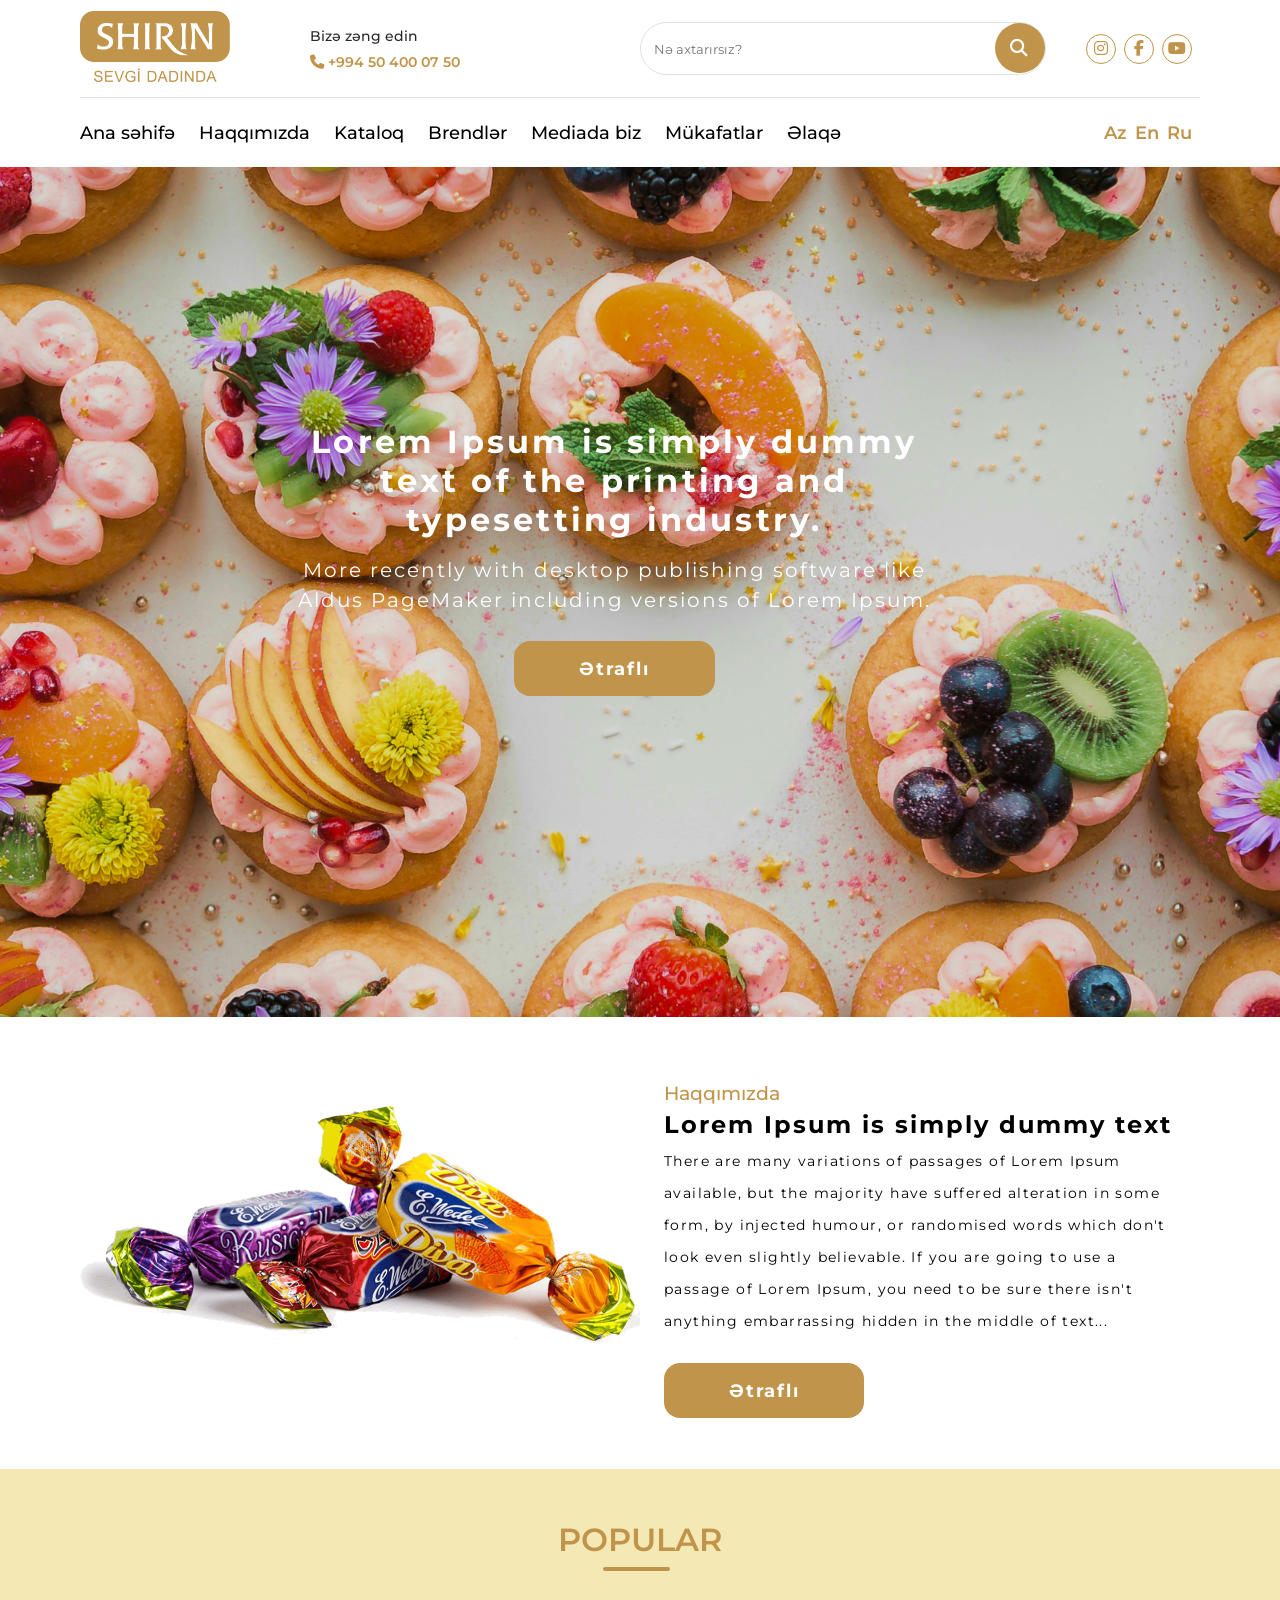
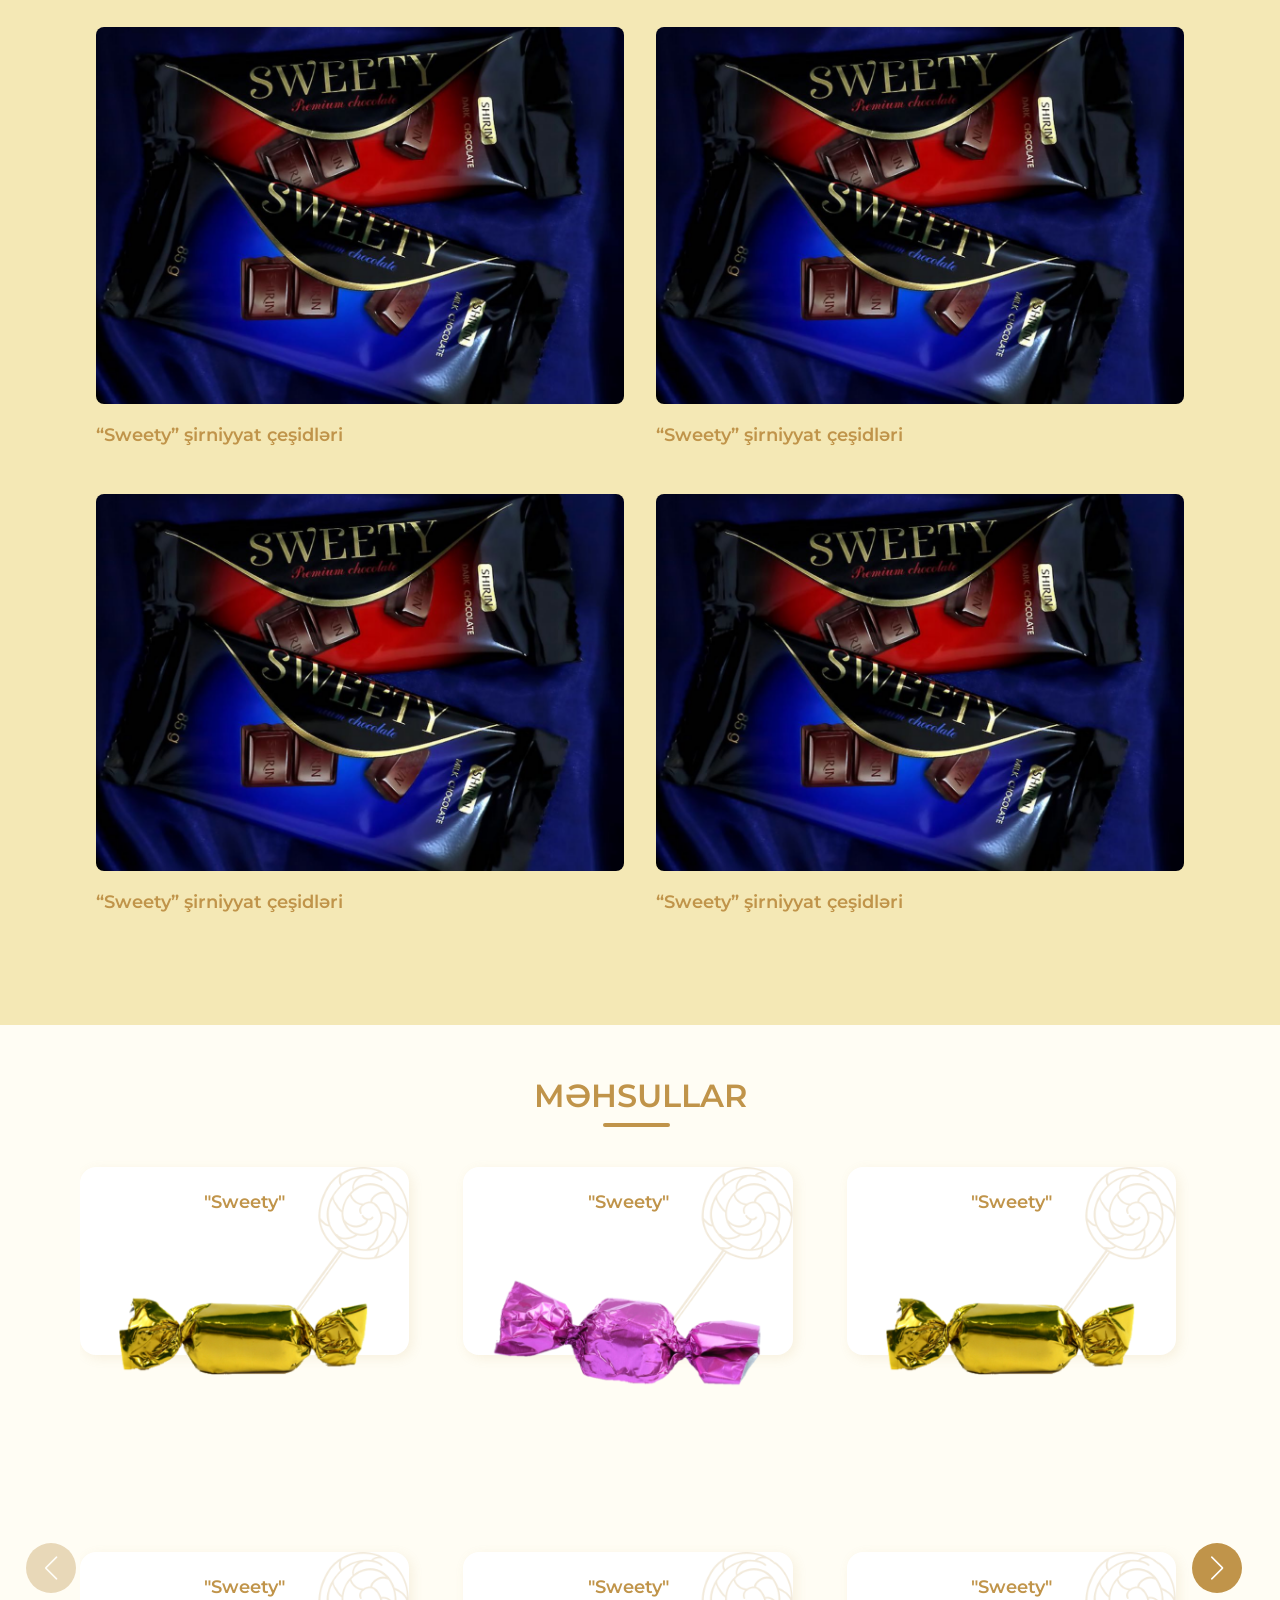
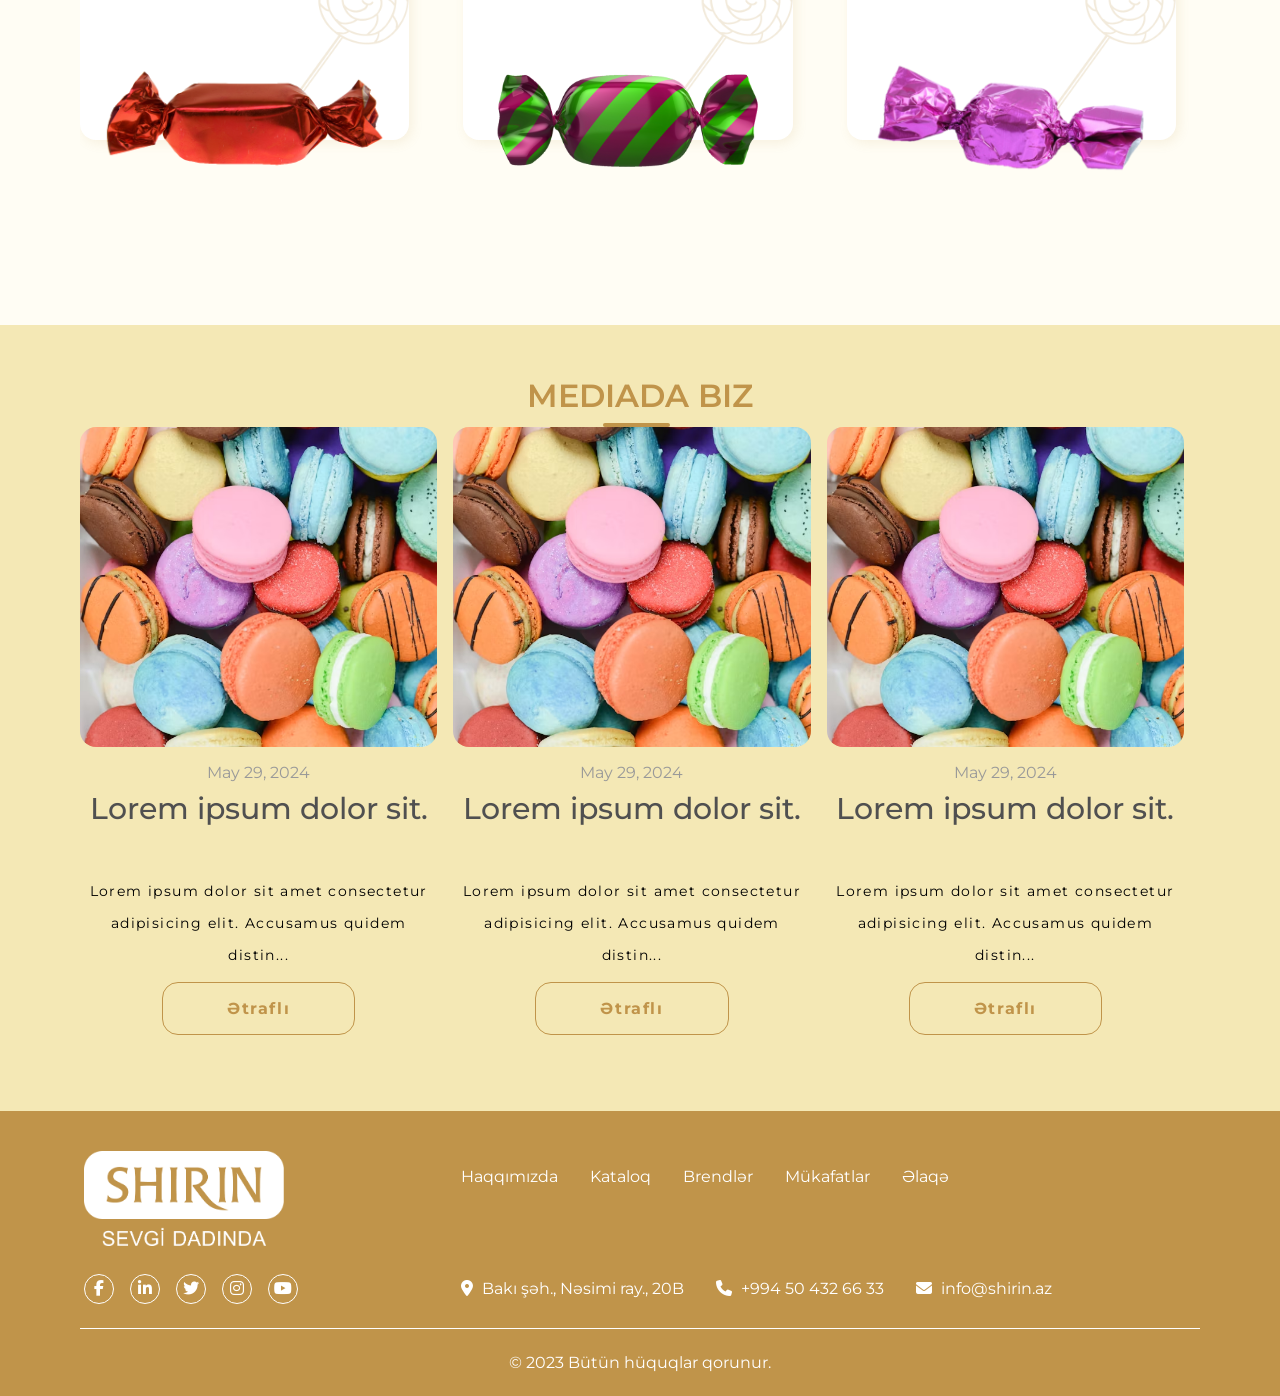
<file: index.html>
<!DOCTYPE html>
<html lang="en">

<head>
    <meta charset="UTF-8">
    <meta name="viewport" content="width=device-width, initial-scale=1.0">
    <link rel="shortcut icon" href="./assets/images/favicon.png" type="image/x-icon">
    <link rel="stylesheet" href="https://cdnjs.cloudflare.com/ajax/libs/font-awesome/6.5.2/css/all.min.css"
        integrity="sha512-SnH5WK+bZxgPHs44uWIX+LLJAJ9/2PkPKZ5QiAj6Ta86w+fsb2TkcmfRyVX3pBnMFcV7oQPJkl9QevSCWr3W6A=="
        crossorigin="anonymous" referrerpolicy="no-referrer" />
    <link rel="stylesheet" href="./assets/swiper/swiper-bundle.min.css">
    <link rel="stylesheet" href="./assets/css/style.css">
    <title>Shirin.az</title>
</head>

<body>
    <header class="relative">
        <div class="container">
            <div class="main-header">
                <div class="flex items-center top-nav">
                    <div class="w-sm-full w-md-full w-50">
                        <div class="flex items-center left-header">
                            <button class="btn nav-btn">
                                <i class="fa-solid fa-bars"></i>
                            </button>
                            <a href="./index.html" class="logo mx-md-auto">
                                <img src="./assets/images/logo.png" class="w-full" alt="">
                            </a>

                            <div class="d-none flex flex-col phone-number">
                                <span class="text-xs">Bizə zəng edin</span>
                                <a href="tel:+994 50 400 07 50">
                                    <span class="icon">
                                        <i class="fa-solid fa-phone"></i>
                                    </span>
                                    <span>+994 50 400 07 50</span>
                                </a>
                            </div>
                        </div>
                    </div>
                    <div class="d-none w-50">
                        <div class="flex items-center justify-end">
                            <form>
                                <div class="relative form-group">
                                    <input type="text" class="form-control" placeholder="Nə axtarırsız?">
                                    <button class="btn btn-brown">
                                        <i class="fa fa-search"></i>
                                    </button>
                                </div>
                            </form>
                            <ul class="flex items-center nav-social-links">
                                <li>
                                    <a href="">
                                        <i class="fa-brands fa-instagram"></i>
                                    </a>
                                </li>
                                <li>
                                    <a href="">
                                        <i class="fa-brands fa-facebook-f"></i>
                                    </a>
                                </li>
                                <li>
                                    <a href="">
                                        <i class="fa-brands fa-youtube"></i>
                                    </a>
                                </li>
                            </ul>
                        </div>
                    </div>
                </div>
                <div class="flex items-center justify-between bottom-nav">
                    <div class="flex items-center mobile-logo">
                        <a href="./index.html" class="m-logo">
                            <img src="./assets/images/logo-white.png" class="w-full" alt="">
                        </a>
                        <div class="w-50">
                            <div class="flex justify-end">
                                <button class="btn btn-close text-lg text-white">
                                    <i class="fa-solid fa-times"></i>
                                </button>
                            </div>
                        </div>
                    </div>
                    <nav>
                        <ul class="flex items-center navbar">
                            <li>
                                <a href="./index.html">
                                    Ana səhifə
                                </a>
                            </li>
                            <li>
                                <a href="./about.html">
                                    Haqqımızda
                                </a>
                            </li>
                            <li>
                                <a href="./catalog.html">
                                    Kataloq
                                </a>
                            </li>
                            <li>
                                <a href="./brands.html">
                                    Brendlər
                                </a>
                            </li>
                            <li>
                                <a href="./blog.html">
                                    Mediada biz
                                </a>
                            </li>
                            <li>
                                <a href="./awards.html">
                                    Mükafatlar
                                </a>
                            </li>
                            <li>
                                <a href="./contact.html">
                                    Əlaqə
                                </a>
                            </li>
                        </ul>
                    </nav>
                    <div class="flex flex-col items-center justify-end mobile-search">
                        <form>
                            <div class="relative form-group">
                                <input type="text" class="form-control" placeholder="Nə axtarırsız?">
                                <button class="btn btn-brown">
                                    <i class="fa fa-search"></i>
                                </button>
                            </div>
                        </form>
                        <ul class="flex items-center nav-social-links">
                            <li>
                                <a href="">
                                    <i class="fa-brands fa-instagram"></i>
                                </a>
                            </li>
                            <li>
                                <a href="">
                                    <i class="fa-brands fa-facebook-f"></i>
                                </a>
                            </li>
                            <li>
                                <a href="">
                                    <i class="fa-brands fa-youtube"></i>
                                </a>
                            </li>
                        </ul>
                    </div>
                    <ul class="flex items-center lang-nav">
                        <li>
                            <a href="#">
                                Az
                            </a>
                        </li>
                        <li>
                            <a href="#">
                                En
                            </a>
                        </li>
                        <li>
                            <a href="#">
                                Ru
                            </a>
                        </li>
                    </ul>
                </div>
            </div>
        </div>
        <div class="mobile-navbar">

        </div>
    </header>

    <!-- Banner section starts -->
    <section class="banner-section">
        <div class="relative bg banner-bg">
            <div class="container">
                <div class="banner-content">
                    <h1 class="text-4xl banner-title">
                        Lorem Ipsum is simply dummy text of
                        the printing and typesetting industry.
                    </h1>
                    <div class="inner-text">
                        More recently with desktop publishing software like Aldus PageMaker including versions of Lorem
                        Ipsum.
                    </div>

                    <a href="./index.html" class="btn btn-brown">
                        Ətraflı
                    </a>
                </div>
            </div>
        </div>
    </section>
    <!-- Banner section ends -->

    <!-- About section starts -->
    <section class="about-section">
        <div class="container">
            <div class="flex flex-wrap items-center">
                <div class="w-sm-full w-md-full w-50">
                    <div class="section-img">
                        <img src="./assets/images/section-images/about-section.png" class="w-full" alt="">
                    </div>
                </div>

                <div class="w-sm-full w-md-full w-50">
                    <div class="content-box">
                        <div class="section-head">
                            <span class="text-sm">
                                Haqqımızda
                            </span>
                            <h5 class="text-lg">
                                Lorem Ipsum is simply dummy text
                            </h5>
                        </div>
                        <p class="inner-text">
                            There are many variations of passages of Lorem Ipsum available, but the majority have
                            suffered alteration in some form,
                            by injected humour, or randomised words which don't look even slightly believable. If you
                            are going to use a passage of
                            Lorem Ipsum, you need to be sure there isn't anything embarrassing hidden in the middle of
                            text...
                        </p>

                        <a href="./index.html" class="btn btn-brown">Ətraflı</a>
                    </div>
                </div>
            </div>
        </div>
    </section>
    <!-- About section ends -->

    <!-- Popular section starts -->
    <section class="bg popular-section">
        <div class="container">
            <div class="section-head">
                <h4 class="text-brown text-center">
                    Popular
                </h4>
            </div>
            <div class="flex flex-wrap items-center items-box">
                <div class="w-sm-full w-50">
                    <div class="item">
                        <div class="item-img">
                            <a href="./catalog.html">
                                <img src="./assets/images/products/product-1.png" class="w-full" alt="">
                            </a>
                        </div>
                        <h5 class="text-md item-title">
                            <a href="./catalog.html">
                                “Sweety” şirniyyat çeşidləri
                            </a>
                        </h5>
                    </div>
                </div>
                <div class="w-sm-full w-50">
                    <div class="item">
                        <div class="item-img">
                            <a href="./catalog.html">
                                <img src="./assets/images/products/product-1.png" class="w-full" alt="">
                            </a>
                        </div>
                        <h5 class="text-md item-title">
                            <a href="./catalog.html">
                                “Sweety” şirniyyat çeşidləri
                            </a>
                        </h5>
                    </div>
                </div>
                <div class="w-sm-full w-50">
                    <div class="item">
                        <div class="item-img">
                            <a href="./catalog.html">
                                <img src="./assets/images/products/product-1.png" class="w-full" alt="">
                            </a>
                        </div>
                        <h5 class="text-md item-title">
                            <a href="./catalog.html">
                                “Sweety” şirniyyat çeşidləri
                            </a>
                        </h5>
                    </div>
                </div>
                <div class="w-sm-full w-50">
                    <div class="item">
                        <div class="item-img">
                            <a href="./catalog.html">
                                <img src="./assets/images/products/product-1.png" class="w-full" alt="">
                            </a>
                        </div>
                        <h5 class="text-md item-title">
                            <a href="./catalog.html">
                                “Sweety” şirniyyat çeşidləri
                            </a>
                        </h5>
                    </div>
                </div>
            </div>
        </div>
    </section>
    <!-- Popular section ends -->

    <!-- Products section starts -->
    <section class="relative home-products-section">
        <div class="container">
            <div class="section-head">
                <h4 class="text-brown text-center">
                    Məhsullar
                </h4>
            </div>

            <div class="swiper product-items product-items-swiper">
                <div class="swiper-wrapper">
                    <div class="swiper-slide">
                        <a href="./detail.html">
                            <div class="relative bg-white item">
                                <h5 class="text-md item-title text-center">
                                    "Sweety"
                                </h5>
                                <div class="item-img">
                                    <img src="./assets/images/products/product-2.png" class="w-full" alt="">
                                </div>
                            </div>
                        </a>
                    </div>
                    <div class="swiper-slide">
                        <a href="./detail.html">
                            <div class="relative bg-white item">
                                <h5 class="text-md item-title text-center">
                                    "Sweety"
                                </h5>
                                <div class="item-img">
                                    <img src="./assets/images/products/product-3.png" class="w-full" alt="">
                                </div>
                            </div>
                        </a>
                    </div>
                    <div class="swiper-slide">
                        <a href="./detail.html">
                            <div class="relative bg-white item">
                                <h5 class="text-md item-title text-center">
                                    "Sweety"
                                </h5>
                                <div class="item-img">
                                    <img src="./assets/images/products/product-4.png" class="w-full" alt="">
                                </div>
                            </div>
                        </a>
                    </div>
                    <div class="swiper-slide">
                        <a href="./detail.html">
                            <div class="relative bg-white item">
                                <h5 class="text-md item-title text-center">
                                    "Sweety"
                                </h5>
                                <div class="item-img">
                                    <img src="./assets/images/products/product-5.png" class="w-full" alt="">
                                </div>
                            </div>
                        </a>
                    </div>
                    <div class="swiper-slide">
                        <a href="./detail.html">
                            <div class="relative bg-white item">
                                <h5 class="text-md item-title text-center">
                                    "Sweety"
                                </h5>
                                <div class="item-img">
                                    <img src="./assets/images/products/product-2.png" class="w-full" alt="">
                                </div>
                            </div>
                        </a>
                    </div>
                    <div class="swiper-slide">
                        <a href="./detail.html">
                            <div class="relative bg-white item">
                                <h5 class="text-md item-title text-center">
                                    "Sweety"
                                </h5>
                                <div class="item-img">
                                    <img src="./assets/images/products/product-4.png" class="w-full" alt="">
                                </div>
                            </div>
                        </a>
                    </div>
                    <div class="swiper-slide">
                        <a href="./detail.html">
                            <div class="relative bg-white item">
                                <h5 class="text-md item-title text-center">
                                    "Sweety"
                                </h5>
                                <div class="item-img">
                                    <img src="./assets/images/products/product-5.png" class="w-full" alt="">
                                </div>
                            </div>
                        </a>
                    </div>
                    <div class="swiper-slide">
                        <a href="./detail.html">
                            <div class="relative bg-white item">
                                <h5 class="text-md item-title text-center">
                                    "Sweety"
                                </h5>
                                <div class="item-img">
                                    <img src="./assets/images/products/product-2.png" class="w-full" alt="">
                                </div>
                            </div>
                        </a>
                    </div>
                    <div class="swiper-slide">
                        <a href="./detail.html">
                            <div class="relative bg-white item">
                                <h5 class="text-md item-title text-center">
                                    "Sweety"
                                </h5>
                                <div class="item-img">
                                    <img src="./assets/images/products/product-3.png" class="w-full" alt="">
                                </div>
                            </div>
                        </a>
                    </div>
                    <div class="swiper-slide">
                        <a href="./detail.html">
                            <div class="relative bg-white item">
                                <h5 class="text-md item-title text-center">
                                    "Sweety"
                                </h5>
                                <div class="item-img">
                                    <img src="./assets/images/products/product-4.png" class="w-full" alt="">
                                </div>
                            </div>
                        </a>
                    </div>
                    <div class="swiper-slide">
                        <a href="./detail.html">
                            <div class="relative bg-white item">
                                <h5 class="text-md item-title text-center">
                                    "Sweety"
                                </h5>
                                <div class="item-img">
                                    <img src="./assets/images/products/product-5.png" class="w-full" alt="">
                                </div>
                            </div>
                        </a>
                    </div>
                    <div class="swiper-slide">
                        <a href="./detail.html">
                            <div class="relative bg-white item">
                                <h5 class="text-md item-title text-center">
                                    "Sweety"
                                </h5>
                                <div class="item-img">
                                    <img src="./assets/images/products/product-2.png" class="w-full" alt="">
                                </div>
                            </div>
                        </a>
                    </div>
                    <div class="swiper-slide">
                        <a href="./detail.html">
                            <div class="relative bg-white item">
                                <h5 class="text-md item-title text-center">
                                    "Sweety"
                                </h5>
                                <div class="item-img">
                                    <img src="./assets/images/products/product-4.png" class="w-full" alt="">
                                </div>
                            </div>
                        </a>
                    </div>
                    <div class="swiper-slide">
                        <a href="./detail.html">
                            <div class="relative bg-white item">
                                <h5 class="text-md item-title text-center">
                                    "Sweety"
                                </h5>
                                <div class="item-img">
                                    <img src="./assets/images/products/product-5.png" class="w-full" alt="">
                                </div>
                            </div>
                        </a>
                    </div>
                </div>
                <div class="swiper-button-next"></div>
                <div class="swiper-button-prev"></div>
            </div>
        </div>
    </section>
    <!-- Products section ends -->

    <!-- Media section starts -->
    <section class="bg-brown blog-section">
        <div class="container">
            <div class="section-head">
                <h4 class="text-brown text-center">
                    Mediada Biz
                </h4>
            </div>
            <div class="flex flex-wrap items-center media-items">
                <div class="w-sm-full w-md-50 w-33">
                    <div class="blog-item text-center">
                        <div class="relative blog-img">
                            <a href="./blog-detail.html">
                                <img src="./assets/images/blog/blog-1.avif" class="w-full" alt="">
                            </a>
                            <div class="overlay"></div>
                        </div>
                        <div class="blog-body">
                            <p class="blog-date">
                                May 29, 2024
                            </p>
                            <h3 class="text-xl blog-title">
                                <a href="./blog-detail.html">
                                    Lorem ipsum dolor sit.
                                </a>
                            </h3>
                            <p class="inner-text">
                                Lorem ipsum dolor sit amet consectetur adipisicing elit. Accusamus quidem distin...
                            </p>

                            <a href="./blog-detail.html" class="btn btn-brown-outline">
                                Ətraflı
                            </a>
                        </div>
                    </div>
                </div>
                <div class="w-sm-full w-md-50 w-33">
                    <div class="blog-item text-center">
                        <div class="relative blog-img">
                            <a href="./blog-detail.html">
                                <img src="./assets/images/blog/blog-1.avif" class="w-full" alt="">
                            </a>
                            <div class="overlay"></div>
                        </div>
                        <div class="blog-body">
                            <p class="blog-date">
                                May 29, 2024
                            </p>
                            <h3 class="text-xl blog-title">
                                <a href="./blog-detail.html">
                                    Lorem ipsum dolor sit.
                                </a>
                            </h3>
                            <p class="inner-text">
                                Lorem ipsum dolor sit amet consectetur adipisicing elit. Accusamus quidem distin...
                            </p>

                            <a href="./blog-detail.html" class="btn btn-brown-outline">
                                Ətraflı
                            </a>
                        </div>
                    </div>
                </div>
                <div class="w-sm-full w-md-50 w-33">
                    <div class="blog-item text-center">
                        <div class="relative blog-img">
                            <a href="./blog-detail.html">
                                <img src="./assets/images/blog/blog-1.avif" class="w-full" alt="">
                            </a>
                            <div class="overlay"></div>
                        </div>
                        <div class="blog-body">
                            <p class="blog-date">
                                May 29, 2024
                            </p>
                            <h3 class="text-xl blog-title">
                                <a href="./blog-detail.html">
                                    Lorem ipsum dolor sit.
                                </a>
                            </h3>
                            <p class="inner-text">
                                Lorem ipsum dolor sit amet consectetur adipisicing elit. Accusamus quidem distin...
                            </p>

                            <a href="./blog-detail.html" class="btn btn-brown-outline">
                                Ətraflı
                            </a>
                        </div>
                    </div>
                </div>
            </div>
        </div>
    </section>
    <!-- Media section ends -->

    <!-- Footer starts -->
    <footer>
        <div class="footer-section bg-darkbrown">
            <div class="container">
                <div class="flex flex-wrap footer-top">
                    <div class="w-sm-full w-md-full w-33 mx-auto footer-left">
                        <a href="./index.html" class="logo">
                            <img src="./assets/images/logo-white.png" class="w-full" alt="">
                        </a>
                        <ul class="flex items-center social-links">
                            <li>
                                <a href="">
                                    <i class="fa-brands fa-facebook-f"></i>
                                </a>
                            </li>
                            <li>
                                <a href="">
                                    <i class="fa-brands fa-linkedin-in"></i>
                                </a>
                            </li>
                            <li>
                                <a href="">
                                    <i class="fa-brands fa-twitter"></i>
                                </a>
                            </li>
                            <li>
                                <a href="">
                                    <i class="fa-brands fa-instagram"></i>
                                </a>
                            </li>
                            <li>
                                <a href="">
                                    <i class="fa-brands fa-youtube"></i>
                                </a>
                            </li>
                        </ul>
                    </div>
                    <div class="w-sm-full w-md-full w-66">
                        <ul class="flex flex-sm-col items-center footer-item navbar">
                            <li>
                                <a href="./about.html">
                                    Haqqımızda
                                </a>
                            </li>
                            <li>
                                <a href="./catalog.html">
                                    Kataloq
                                </a>
                            </li>
                            <li>
                                <a href="./brands.html">
                                    Brendlər
                                </a>
                            </li>
                            <li>
                                <a href="./awards.html">
                                    Mükafatlar
                                </a>
                            </li>
                            <li>
                                <a href="./contact.html">
                                    Əlaqə
                                </a>
                            </li>
                        </ul>
                        <ul class="flex flex-sm-col items-center footer-item navbar address-list">
                            <li>
                                <span class="icon">
                                    <i class="fa-solid fa-location-dot"></i>
                                </span>
                                <span>
                                    Bakı şəh., Nəsimi ray., 20B
                                </span>
                            </li>
                            <li>
                                <span class="icon">
                                    <i class="fa-solid fa-phone"></i>
                                </span>
                                <span>
                                    +994 50 432 66 33
                                </span>
                            </li>
                            <li>
                                <span class="icon">
                                    <i class="fa-solid fa-envelope"></i>
                                </span>
                                <span>
                                    info@shirin.az
                                </span>
                            </li>
                        </ul>
                    </div>
                </div>
                <div class="copyright">
                    <div class="text-center text-white">
                        © 2023 Bütün hüquqlar qorunur.
                    </div>
                </div>
            </div>
        </div>
    </footer>
    <!-- Footer ends -->

    <script src="./assets/swiper/swiper-bundle.min.js"></script>
    <script src="./assets/js/main.js"></script>
</body>

</html>
</file>
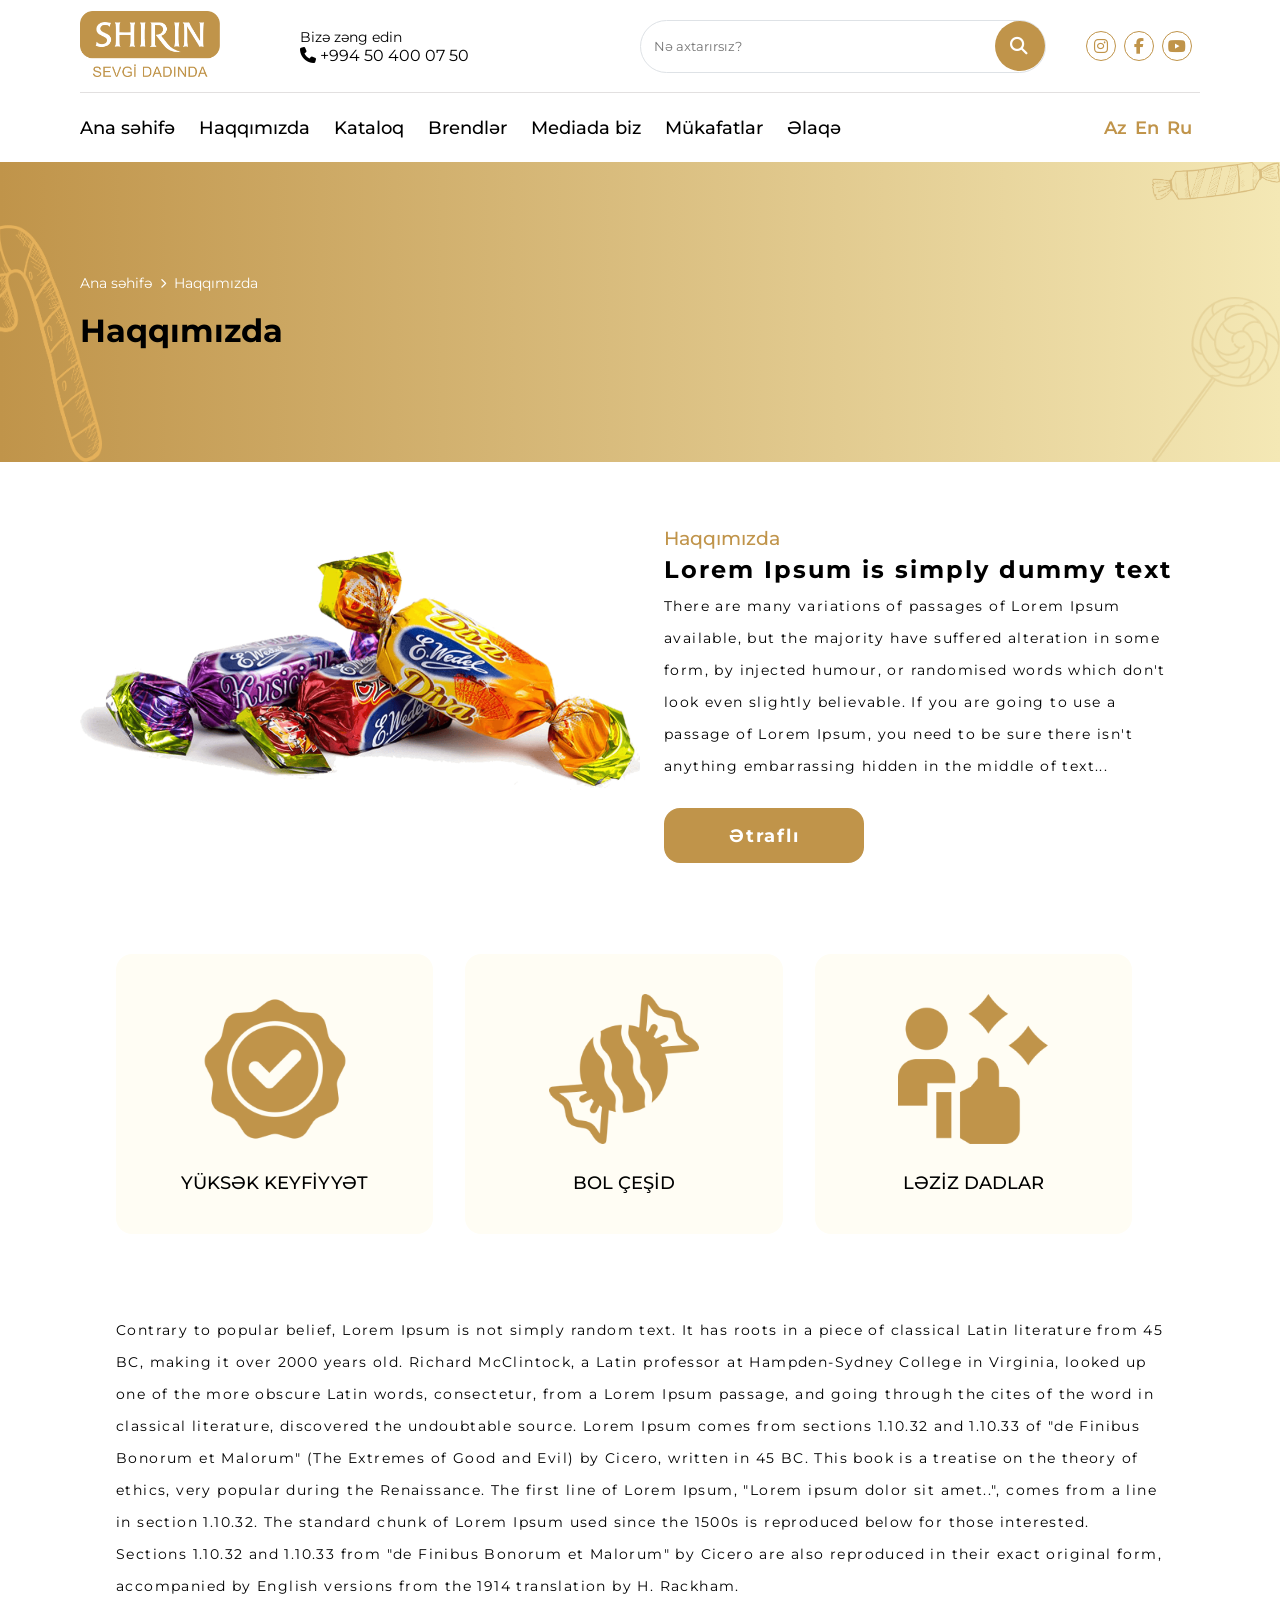
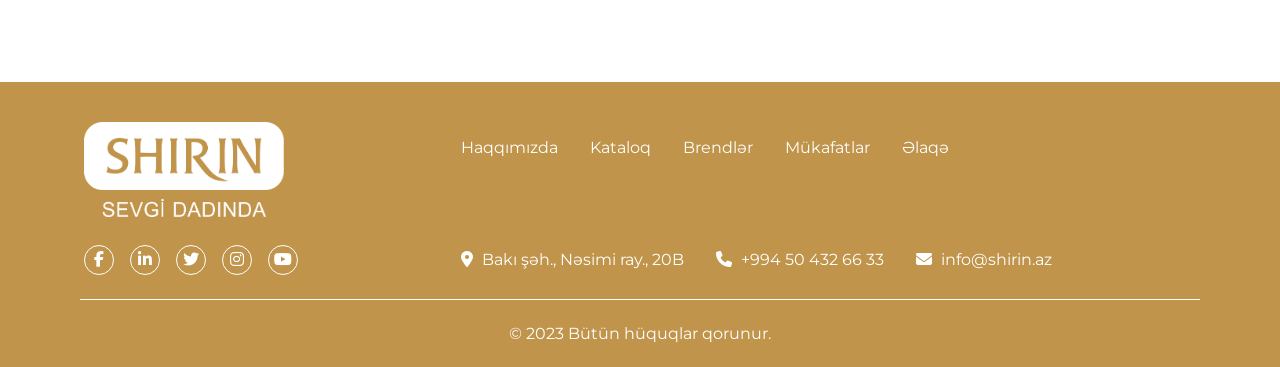
<file: about.html>
<!DOCTYPE html>
<html lang="en">

<head>
    <meta charset="UTF-8">
    <meta name="viewport" content="width=device-width, initial-scale=1.0">
    <link rel="shortcut icon" href="./assets/images/favicon.png" type="image/x-icon">
    <link rel="stylesheet" href="https://cdnjs.cloudflare.com/ajax/libs/font-awesome/6.5.2/css/all.min.css"
        integrity="sha512-SnH5WK+bZxgPHs44uWIX+LLJAJ9/2PkPKZ5QiAj6Ta86w+fsb2TkcmfRyVX3pBnMFcV7oQPJkl9QevSCWr3W6A=="
        crossorigin="anonymous" referrerpolicy="no-referrer" />
    <link rel="stylesheet" href="./assets/swiper/swiper-bundle.min.css">
    <link rel="stylesheet" href="./assets/css/style.css">
    <title>Shirin.az</title>
</head>

<body>
    <header class="relative">
        <div class="container">
            <div class="main-header">
                <div class="flex items-center top-nav">
                    <div class="w-sm-full w-md-full w-50">
                        <div class="flex items-center left-header">
                            <button class="btn nav-btn">
                                <i class="fa-solid fa-bars"></i>
                            </button>
                            <a href="./index.html" class="w-sm-50 w-md-50 w-25 mx-md-auto">
                                <img src="./assets/images/logo.png" class="w-full w-md-50" alt="">
                            </a>

                            <div class="d-none flex flex-col ml-8">
                                <span class="text-xs">Bizə zəng edin</span>
                                <a href="tel:+994 50 400 07 50">
                                    <span class="icon">
                                        <i class="fa-solid fa-phone"></i>
                                    </span>
                                    <span>+994 50 400 07 50</span>
                                </a>
                            </div>
                        </div>
                    </div>
                    <div class="d-none w-50">
                        <div class="flex items-center justify-end">
                            <form>
                                <div class="relative form-group">
                                    <input type="text" class="form-control" placeholder="Nə axtarırsız?">
                                    <button class="btn btn-brown">
                                        <i class="fa fa-search"></i>
                                    </button>
                                </div>
                            </form>
                            <ul class="flex items-center nav-social-links">
                                <li>
                                    <a href="">
                                        <i class="fa-brands fa-instagram"></i>
                                    </a>
                                </li>
                                <li>
                                    <a href="">
                                        <i class="fa-brands fa-facebook-f"></i>
                                    </a>
                                </li>
                                <li>
                                    <a href="">
                                        <i class="fa-brands fa-youtube"></i>
                                    </a>
                                </li>
                            </ul>
                        </div>
                    </div>
                </div>
                <div class="flex items-center justify-between bottom-nav">
                    <div class="flex items-center mobile-logo">
                        <a href="./index.html" class="w-50">
                            <img src="./assets/images/logo-white.png" class="w-full" alt="">
                        </a>
                        <div class="w-50">
                            <div class="flex justify-end">
                                <button class="btn btn-close text-lg text-white">
                                    <i class="fa-solid fa-times"></i>
                                </button>
                            </div>
                        </div>
                    </div>
                    <nav>
                        <ul class="flex items-center navbar">
                            <li>
                                <a href="./index.html">
                                    Ana səhifə
                                </a>
                            </li>
                            <li>
                                <a href="./about.html">
                                    Haqqımızda
                                </a>
                            </li>
                            <li>
                                <a href="./catalog.html">
                                    Kataloq
                                </a>
                            </li>
                            <li>
                                <a href="./brands.html">
                                    Brendlər
                                </a>
                            </li>
                            <li>
                                <a href="./blog.html">
                                    Mediada biz
                                </a>
                            </li>
                            <li>
                                <a href="./awards.html">
                                    Mükafatlar
                                </a>
                            </li>
                            <li>
                                <a href="./contact.html">
                                    Əlaqə
                                </a>
                            </li>
                        </ul>
                    </nav>
                    <div class="flex flex-col items-center justify-end mobile-search">
                        <form>
                            <div class="relative form-group">
                                <input type="text" class="form-control" placeholder="Nə axtarırsız?">
                                <button class="btn btn-brown">
                                    <i class="fa fa-search"></i>
                                </button>
                            </div>
                        </form>
                        <ul class="flex items-center nav-social-links">
                            <li>
                                <a href="">
                                    <i class="fa-brands fa-instagram"></i>
                                </a>
                            </li>
                            <li>
                                <a href="">
                                    <i class="fa-brands fa-facebook-f"></i>
                                </a>
                            </li>
                            <li>
                                <a href="">
                                    <i class="fa-brands fa-youtube"></i>
                                </a>
                            </li>
                        </ul>
                    </div>
                    <ul class="flex items-center lang-nav">
                        <li>
                            <a href="#">
                                Az
                            </a>
                        </li>
                        <li>
                            <a href="#">
                                En
                            </a>
                        </li>
                        <li>
                            <a href="#">
                                Ru
                            </a>
                        </li>
                    </ul>
                </div>
            </div>
        </div>
        <div class="mobile-navbar">

        </div>
    </header>

    <div class="flex items-center breadcrumb-section">
        <div class="container">
            <ul class="flex items-center breadcrumb-item">
                <li>
                    <a href="./index.html">Ana səhifə</a>
                </li>
                <li>
                    <i class="fa-solid fa-chevron-right"></i>
                </li>
                <li>
                    <a href="" class="disabled" disabled>Haqqımızda</a>
                </li>
            </ul>
            <h5 class="text-4xl">
                Haqqımızda
            </h5>
        </div>
    </div>

    <section class="about-section">
        <div class="container">
            <div class="flex flex-wrap items-center">
                <div class="w-sm-full w-md-full w-50">
                    <div class="section-img">
                        <img src="./assets/images/section-images/about-section.png" class="w-full" alt="">
                    </div>
                </div>

                <div class="w-sm-full w-md-full w-50">
                    <div class="content-box">
                        <div class="section-head">
                            <span class="text-sm">
                                Haqqımızda
                            </span>
                            <h5 class="text-lg">
                                Lorem Ipsum is simply dummy text
                            </h5>
                        </div>
                        <p class="inner-text">
                            There are many variations of passages of Lorem Ipsum available, but the majority have
                            suffered alteration in some form,
                            by injected humour, or randomised words which don't look even slightly believable. If you
                            are going to use a passage of
                            Lorem Ipsum, you need to be sure there isn't anything embarrassing hidden in the middle of
                            text...
                        </p>

                        <a href="./index.html" class="btn btn-brown">Ətraflı</a>
                    </div>
                </div>
            </div>
        </div>
    </section>

    <section class="preferences-section">
        <div class="container">
            <div class="flex flex-wrap items-center">
                <div class="w-sm-full w-md-50 w-33">
                    <div class="item text-center">
                        <div class="item-img mx-auto">
                            <img src="./assets/images/icons/high-quality.png" class="w-full" alt="">
                        </div>
                        <h5 class="text-md">
                            YÜKSƏK KEYFİYYƏT
                        </h5>
                    </div>
                </div>
                <div class="w-sm-full w-md-50 w-33">
                    <div class="item text-center">
                        <div class="item-img mx-auto">
                            <img src="./assets/images/icons/candy-1.png" class="w-full" alt="">
                        </div>
                        <h5 class="text-md">
                            BOL ÇEŞİD
                        </h5>
                    </div>
                </div>
                <div class="w-sm-full w-md-50 w-33">
                    <div class="item text-center">
                        <div class="item-img mx-auto">
                            <img src="./assets/images/icons/customer-expre.png" class="w-full" alt="">
                        </div>
                        <h5 class="text-md">
                            LƏZİZ DADLAR
                        </h5>
                    </div>
                </div>
            </div>

            <p class="inner-text">
                Contrary to popular belief, Lorem Ipsum is not simply random text. It has roots in a piece of classical
                Latin literature
                from 45 BC, making it over 2000 years old. Richard McClintock, a Latin professor at Hampden-Sydney
                College in Virginia,
                looked up one of the more obscure Latin words, consectetur, from a Lorem Ipsum passage, and going
                through the cites of
                the word in classical literature, discovered the undoubtable source. Lorem Ipsum comes from sections
                1.10.32 and 1.10.33
                of "de Finibus Bonorum et Malorum" (The Extremes of Good and Evil) by Cicero, written in 45 BC. This
                book is a treatise
                on the theory of ethics, very popular during the Renaissance. The first line of Lorem Ipsum, "Lorem
                ipsum dolor sit
                amet..", comes from a line in section 1.10.32.
                The standard chunk of Lorem Ipsum used since the 1500s is reproduced below for those interested.
                Sections 1.10.32 and
                1.10.33 from "de Finibus Bonorum et Malorum" by Cicero are also reproduced in their exact original form,
                accompanied by
                English versions from the 1914 translation by H. Rackham.
            </p>
        </div>
    </section>

    <!-- Footer starts -->
    <footer>
        <div class="footer-section bg-darkbrown">
            <div class="container">
                <div class="flex flex-wrap footer-top">
                    <div class="w-sm-full w-md-full w-33 mx-auto footer-left">
                        <a href="./index.html" class="logo">
                            <img src="./assets/images/logo-white.png" class="w-full" alt="">
                        </a>
                        <ul class="flex items-center social-links">
                            <li>
                                <a href="">
                                    <i class="fa-brands fa-facebook-f"></i>
                                </a>
                            </li>
                            <li>
                                <a href="">
                                    <i class="fa-brands fa-linkedin-in"></i>
                                </a>
                            </li>
                            <li>
                                <a href="">
                                    <i class="fa-brands fa-twitter"></i>
                                </a>
                            </li>
                            <li>
                                <a href="">
                                    <i class="fa-brands fa-instagram"></i>
                                </a>
                            </li>
                            <li>
                                <a href="">
                                    <i class="fa-brands fa-youtube"></i>
                                </a>
                            </li>
                        </ul>
                    </div>
                    <div class="w-sm-full w-md-full w-66">
                        <ul class="flex flex-sm-col items-center footer-item navbar">
                            <li>
                                <a href="./about.html">
                                    Haqqımızda
                                </a>
                            </li>
                            <li>
                                <a href="./catalog.html">
                                    Kataloq
                                </a>
                            </li>
                            <li>
                                <a href="./brands.html">
                                    Brendlər
                                </a>
                            </li>
                            <li>
                                <a href="./awards.html">
                                    Mükafatlar
                                </a>
                            </li>
                            <li>
                                <a href="./contact.html">
                                    Əlaqə
                                </a>
                            </li>
                        </ul>
                        <ul class="flex flex-sm-col items-center footer-item navbar address-list">
                            <li>
                                <span class="icon">
                                    <i class="fa-solid fa-location-dot"></i>
                                </span>
                                <span>
                                    Bakı şəh., Nəsimi ray., 20B
                                </span>
                            </li>
                            <li>
                                <span class="icon">
                                    <i class="fa-solid fa-phone"></i>
                                </span>
                                <span>
                                    +994 50 432 66 33
                                </span>
                            </li>
                            <li>
                                <span class="icon">
                                    <i class="fa-solid fa-envelope"></i>
                                </span>
                                <span>
                                    info@shirin.az
                                </span>
                            </li>
                        </ul>
                    </div>
                </div>
                <div class="copyright">
                    <div class="text-center text-white">
                        © 2023 Bütün hüquqlar qorunur.
                    </div>
                </div>
            </div>
        </div>
    </footer>
    <!-- Footer ends -->

    <script src="./assets/swiper/swiper-bundle.min.js"></script>
    <script src="./assets/js/main.js"></script>
</body>

</html>
</file>
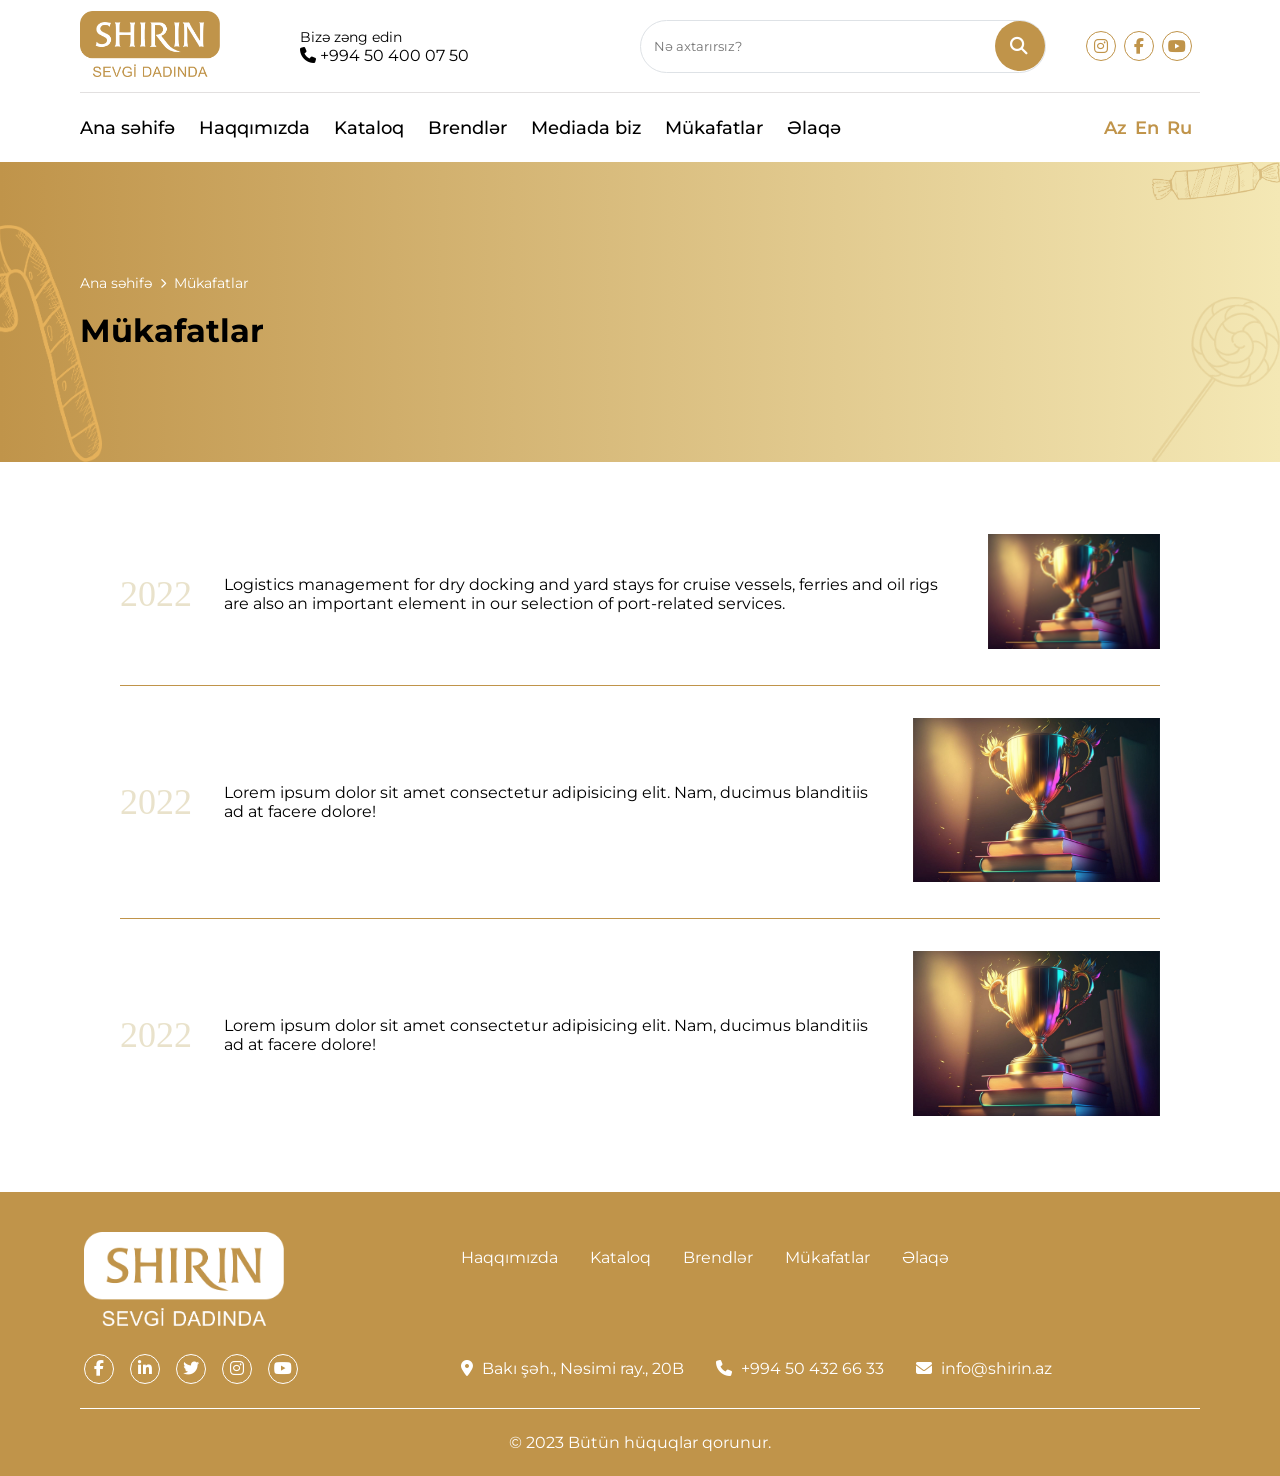
<file: awards.html>
<!DOCTYPE html>
<html lang="en">

<head>
    <meta charset="UTF-8">
    <meta name="viewport" content="width=device-width, initial-scale=1.0">
    <link rel="shortcut icon" href="./assets/images/favicon.png" type="image/x-icon">
    <link rel="stylesheet" href="https://cdnjs.cloudflare.com/ajax/libs/font-awesome/6.5.2/css/all.min.css"
        integrity="sha512-SnH5WK+bZxgPHs44uWIX+LLJAJ9/2PkPKZ5QiAj6Ta86w+fsb2TkcmfRyVX3pBnMFcV7oQPJkl9QevSCWr3W6A=="
        crossorigin="anonymous" referrerpolicy="no-referrer" />
    <link rel="stylesheet" href="./assets/swiper/swiper-bundle.min.css">
    <link rel="stylesheet" href="./assets/css/style.css">
    <title>Shirin.az</title>
</head>

<body>
    <header class="relative">
        <div class="container">
            <div class="main-header">
                <div class="flex items-center top-nav">
                    <div class="w-sm-full w-md-full w-50">
                        <div class="flex items-center left-header">
                            <button class="btn nav-btn">
                                <i class="fa-solid fa-bars"></i>
                            </button>
                            <a href="./index.html" class="w-sm-50 w-md-50 w-25 mx-md-auto">
                                <img src="./assets/images/logo.png" class="w-full w-md-50" alt="">
                            </a>

                            <div class="d-none flex flex-col ml-8">
                                <span class="text-xs">Bizə zəng edin</span>
                                <a href="tel:+994 50 400 07 50">
                                    <span class="icon">
                                        <i class="fa-solid fa-phone"></i>
                                    </span>
                                    <span>+994 50 400 07 50</span>
                                </a>
                            </div>
                        </div>
                    </div>
                    <div class="d-none w-50">
                        <div class="flex items-center justify-end">
                            <form>
                                <div class="relative form-group">
                                    <input type="text" class="form-control" placeholder="Nə axtarırsız?">
                                    <button class="btn btn-brown">
                                        <i class="fa fa-search"></i>
                                    </button>
                                </div>
                            </form>
                            <ul class="flex items-center nav-social-links">
                                <li>
                                    <a href="">
                                        <i class="fa-brands fa-instagram"></i>
                                    </a>
                                </li>
                                <li>
                                    <a href="">
                                        <i class="fa-brands fa-facebook-f"></i>
                                    </a>
                                </li>
                                <li>
                                    <a href="">
                                        <i class="fa-brands fa-youtube"></i>
                                    </a>
                                </li>
                            </ul>
                        </div>
                    </div>
                </div>
                <div class="flex items-center justify-between bottom-nav">
                    <div class="flex items-center mobile-logo">
                        <a href="./index.html" class="w-50">
                            <img src="./assets/images/logo-white.png" class="w-full" alt="">
                        </a>
                        <div class="w-50">
                            <div class="flex justify-end">
                                <button class="btn btn-close text-lg text-white">
                                    <i class="fa-solid fa-times"></i>
                                </button>
                            </div>
                        </div>
                    </div>
                    <nav>
                        <ul class="flex items-center navbar">
                            <li>
                                <a href="./index.html">
                                    Ana səhifə
                                </a>
                            </li>
                            <li>
                                <a href="./about.html">
                                    Haqqımızda
                                </a>
                            </li>
                            <li>
                                <a href="./catalog.html">
                                    Kataloq
                                </a>
                            </li>
                            <li>
                                <a href="./brands.html">
                                    Brendlər
                                </a>
                            </li>
                            <li>
                                <a href="./blog.html">
                                    Mediada biz
                                </a>
                            </li>
                            <li>
                                <a href="./awards.html">
                                    Mükafatlar
                                </a>
                            </li>
                            <li>
                                <a href="./contact.html">
                                    Əlaqə
                                </a>
                            </li>
                        </ul>
                    </nav>
                    <div class="flex flex-col items-center justify-end mobile-search">
                        <form>
                            <div class="relative form-group">
                                <input type="text" class="form-control" placeholder="Nə axtarırsız?">
                                <button class="btn btn-brown">
                                    <i class="fa fa-search"></i>
                                </button>
                            </div>
                        </form>
                        <ul class="flex items-center nav-social-links">
                            <li>
                                <a href="">
                                    <i class="fa-brands fa-instagram"></i>
                                </a>
                            </li>
                            <li>
                                <a href="">
                                    <i class="fa-brands fa-facebook-f"></i>
                                </a>
                            </li>
                            <li>
                                <a href="">
                                    <i class="fa-brands fa-youtube"></i>
                                </a>
                            </li>
                        </ul>
                    </div>
                    <ul class="flex items-center lang-nav">
                        <li>
                            <a href="#">
                                Az
                            </a>
                        </li>
                        <li>
                            <a href="#">
                                En
                            </a>
                        </li>
                        <li>
                            <a href="#">
                                Ru
                            </a>
                        </li>
                    </ul>
                </div>
            </div>
        </div>
        <div class="mobile-navbar">

        </div>
    </header>

    <div class="flex items-center breadcrumb-section">
        <div class="container">
            <ul class="flex items-center breadcrumb-item">
                <li>
                    <a href="./index.html">Ana səhifə</a>
                </li>
                <li>
                    <i class="fa-solid fa-chevron-right"></i>
                </li>
                <li>
                    <a href="" class="disabled" disabled>Mükafatlar</a>
                </li>
            </ul>
            <h5 class="text-4xl">
                Mükafatlar
            </h5>
        </div>
    </div>

    <section class="awards-section">
        <div class="container">
            <ul class="award-list">
                <li>
                    <ul class="flex items-center justify-between award-item">
                        <li>
                            2022
                        </li>
                        <li>
                            Logistics management for dry docking and yard stays for cruise vessels, ferries and oil rigs
                            are also an important
                            element in our selection of port-related services.
                        </li>
                        <li>
                            <img src="./assets/images/awards/award-1.svg" class="w-full" alt="">
                        </li>
                    </ul>
                </li>
                <li>
                    <ul class="flex items-center justify-between award-item">
                        <li>
                            2022
                        </li>
                        <li>
                            Lorem ipsum dolor sit amet consectetur adipisicing elit. Nam, ducimus blanditiis ad at
                            facere
                            dolore!
                        </li>
                        <li>
                            <img src="./assets/images/awards/award-1.svg" class="w-full" alt="">
                        </li>
                    </ul>
                </li>
                <li>
                    <ul class="flex items-center justify-between award-item">
                        <li>
                            2022
                        </li>
                        <li>
                            Lorem ipsum dolor sit amet consectetur adipisicing elit. Nam, ducimus blanditiis ad at
                            facere
                            dolore!
                        </li>
                        <li>
                            <img src="./assets/images/awards/award-1.svg" class="w-full" alt="">
                        </li>
                    </ul>
                </li>
            </ul>
        </div>
    </section>

    <!-- Footer starts -->
    <footer>
        <div class="footer-section bg-darkbrown">
            <div class="container">
                <div class="flex flex-wrap footer-top">
                    <div class="w-sm-full w-md-full w-33 mx-auto footer-left">
                        <a href="./index.html" class="logo">
                            <img src="./assets/images/logo-white.png" class="w-full" alt="">
                        </a>
                        <ul class="flex items-center social-links">
                            <li>
                                <a href="">
                                    <i class="fa-brands fa-facebook-f"></i>
                                </a>
                            </li>
                            <li>
                                <a href="">
                                    <i class="fa-brands fa-linkedin-in"></i>
                                </a>
                            </li>
                            <li>
                                <a href="">
                                    <i class="fa-brands fa-twitter"></i>
                                </a>
                            </li>
                            <li>
                                <a href="">
                                    <i class="fa-brands fa-instagram"></i>
                                </a>
                            </li>
                            <li>
                                <a href="">
                                    <i class="fa-brands fa-youtube"></i>
                                </a>
                            </li>
                        </ul>
                    </div>
                    <div class="w-sm-full w-md-full w-66">
                        <ul class="flex flex-sm-col items-center footer-item navbar">
                            <li>
                                <a href="./about.html">
                                    Haqqımızda
                                </a>
                            </li>
                            <li>
                                <a href="./catalog.html">
                                    Kataloq
                                </a>
                            </li>
                            <li>
                                <a href="./brands.html">
                                    Brendlər
                                </a>
                            </li>
                            <li>
                                <a href="./awards.html">
                                    Mükafatlar
                                </a>
                            </li>
                            <li>
                                <a href="./contact.html">
                                    Əlaqə
                                </a>
                            </li>
                        </ul>
                        <ul class="flex flex-sm-col items-center footer-item navbar address-list">
                            <li>
                                <span class="icon">
                                    <i class="fa-solid fa-location-dot"></i>
                                </span>
                                <span>
                                    Bakı şəh., Nəsimi ray., 20B
                                </span>
                            </li>
                            <li>
                                <span class="icon">
                                    <i class="fa-solid fa-phone"></i>
                                </span>
                                <span>
                                    +994 50 432 66 33
                                </span>
                            </li>
                            <li>
                                <span class="icon">
                                    <i class="fa-solid fa-envelope"></i>
                                </span>
                                <span>
                                    info@shirin.az
                                </span>
                            </li>
                        </ul>
                    </div>
                </div>
                <div class="copyright">
                    <div class="text-center text-white">
                        © 2023 Bütün hüquqlar qorunur.
                    </div>
                </div>
            </div>
        </div>
    </footer>
    <!-- Footer ends -->

    <script src="./assets/swiper/swiper-bundle.min.js"></script>
    <script src="./assets/js/main.js"></script>
</body>

</html>
</file>
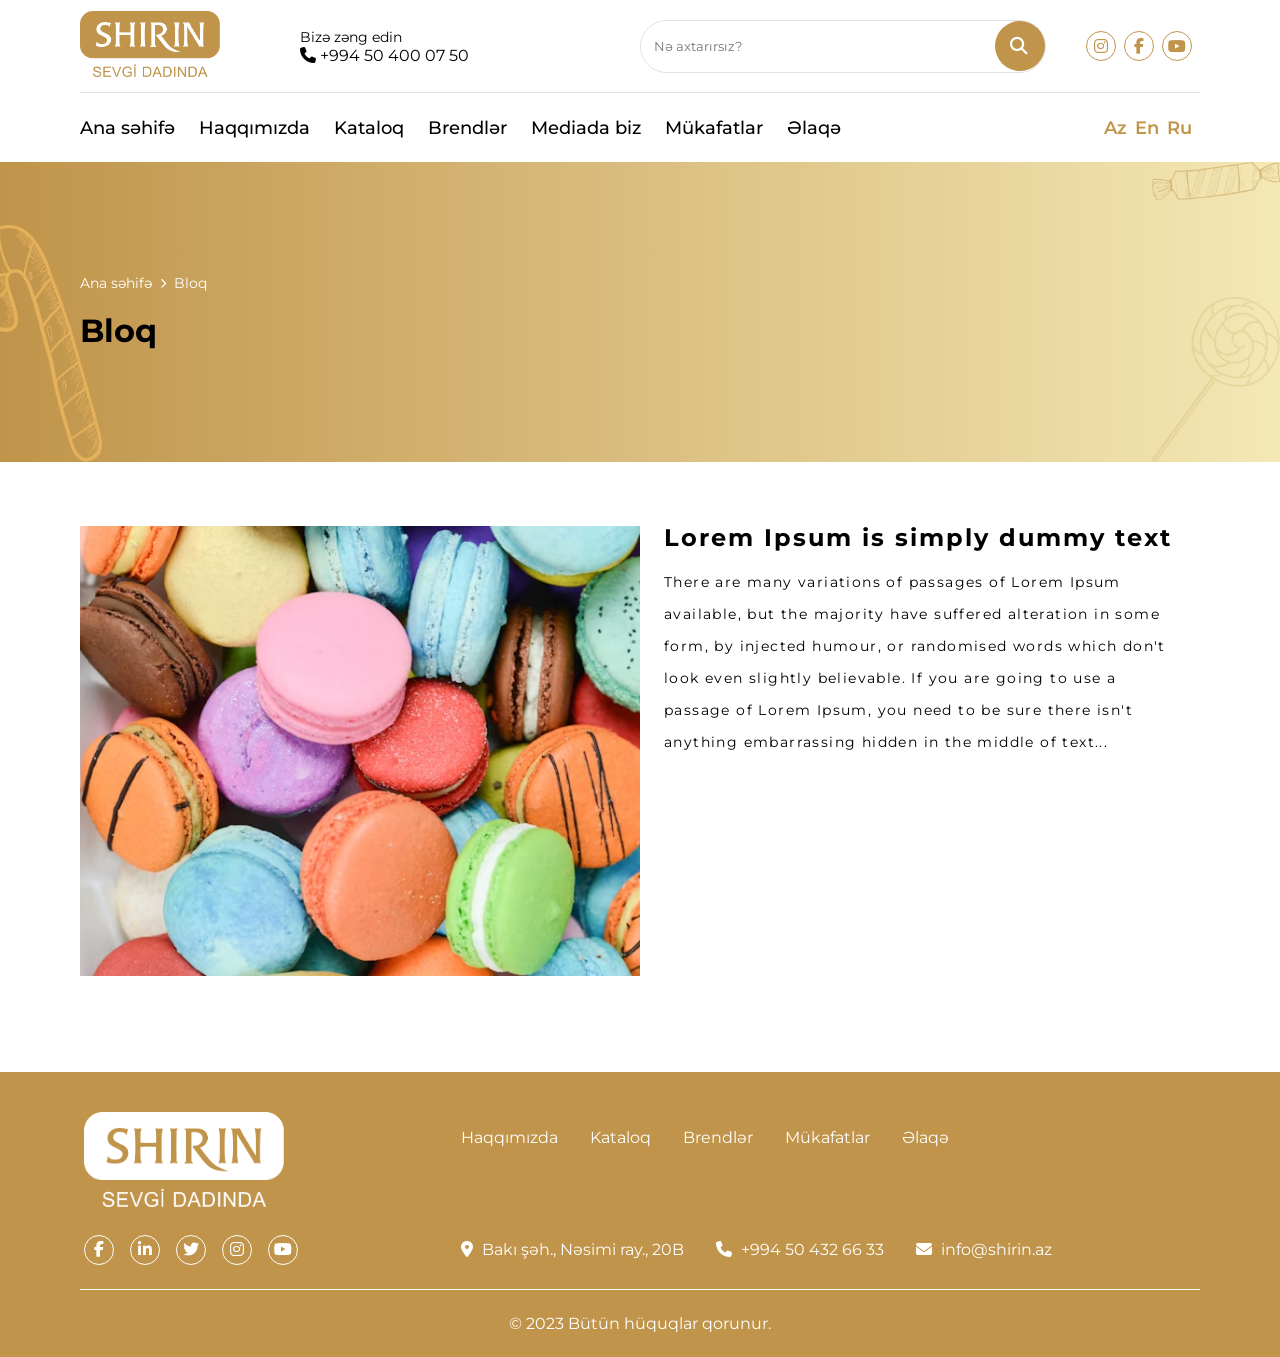
<file: blog-detail.html>
<!DOCTYPE html>
<html lang="en">

<head>
    <meta charset="UTF-8">
    <meta name="viewport" content="width=device-width, initial-scale=1.0">
    <link rel="shortcut icon" href="./assets/images/favicon.png" type="image/x-icon">
    <link rel="stylesheet" href="https://cdnjs.cloudflare.com/ajax/libs/font-awesome/6.5.2/css/all.min.css"
        integrity="sha512-SnH5WK+bZxgPHs44uWIX+LLJAJ9/2PkPKZ5QiAj6Ta86w+fsb2TkcmfRyVX3pBnMFcV7oQPJkl9QevSCWr3W6A=="
        crossorigin="anonymous" referrerpolicy="no-referrer" />
    <link rel="stylesheet" href="./assets/swiper/swiper-bundle.min.css">
    <link rel="stylesheet" href="./assets/css/style.css">
    <title>Shirin.az</title>
</head>

<body>
    <header class="relative">
        <div class="container">
            <div class="main-header">
                <div class="flex items-center top-nav">
                    <div class="w-sm-full w-md-full w-50">
                        <div class="flex items-center left-header">
                            <button class="btn nav-btn">
                                <i class="fa-solid fa-bars"></i>
                            </button>
                            <a href="./index.html" class="w-sm-50 w-md-50 w-25 mx-md-auto">
                                <img src="./assets/images/logo.png" class="w-full w-md-50" alt="">
                            </a>

                            <div class="d-none flex flex-col ml-8">
                                <span class="text-xs">Bizə zəng edin</span>
                                <a href="tel:+994 50 400 07 50">
                                    <span class="icon">
                                        <i class="fa-solid fa-phone"></i>
                                    </span>
                                    <span>+994 50 400 07 50</span>
                                </a>
                            </div>
                        </div>
                    </div>
                    <div class="d-none w-50">
                        <div class="flex items-center justify-end">
                            <form>
                                <div class="relative form-group">
                                    <input type="text" class="form-control" placeholder="Nə axtarırsız?">
                                    <button class="btn btn-brown">
                                        <i class="fa fa-search"></i>
                                    </button>
                                </div>
                            </form>
                            <ul class="flex items-center nav-social-links">
                                <li>
                                    <a href="">
                                        <i class="fa-brands fa-instagram"></i>
                                    </a>
                                </li>
                                <li>
                                    <a href="">
                                        <i class="fa-brands fa-facebook-f"></i>
                                    </a>
                                </li>
                                <li>
                                    <a href="">
                                        <i class="fa-brands fa-youtube"></i>
                                    </a>
                                </li>
                            </ul>
                        </div>
                    </div>
                </div>
                <div class="flex items-center justify-between bottom-nav">
                    <div class="flex items-center mobile-logo">
                        <a href="./index.html" class="w-50">
                            <img src="./assets/images/logo-white.png" class="w-full" alt="">
                        </a>
                        <div class="w-50">
                            <div class="flex justify-end">
                                <button class="btn btn-close text-lg text-white">
                                    <i class="fa-solid fa-times"></i>
                                </button>
                            </div>
                        </div>
                    </div>
                    <nav>
                        <ul class="flex items-center navbar">
                            <li>
                                <a href="./index.html">
                                    Ana səhifə
                                </a>
                            </li>
                            <li>
                                <a href="./about.html">
                                    Haqqımızda
                                </a>
                            </li>
                            <li>
                                <a href="./catalog.html">
                                    Kataloq
                                </a>
                            </li>
                            <li>
                                <a href="./brands.html">
                                    Brendlər
                                </a>
                            </li>
                            <li>
                                <a href="./blog.html">
                                    Mediada biz
                                </a>
                            </li>
                            <li>
                                <a href="./awards.html">
                                    Mükafatlar
                                </a>
                            </li>
                            <li>
                                <a href="./contact.html">
                                    Əlaqə
                                </a>
                            </li>
                        </ul>
                    </nav>
                    <div class="flex flex-col items-center justify-end mobile-search">
                        <form>
                            <div class="relative form-group">
                                <input type="text" class="form-control" placeholder="Nə axtarırsız?">
                                <button class="btn btn-brown">
                                    <i class="fa fa-search"></i>
                                </button>
                            </div>
                        </form>
                        <ul class="flex items-center nav-social-links">
                            <li>
                                <a href="">
                                    <i class="fa-brands fa-instagram"></i>
                                </a>
                            </li>
                            <li>
                                <a href="">
                                    <i class="fa-brands fa-facebook-f"></i>
                                </a>
                            </li>
                            <li>
                                <a href="">
                                    <i class="fa-brands fa-youtube"></i>
                                </a>
                            </li>
                        </ul>
                    </div>
                    <ul class="flex items-center lang-nav">
                        <li>
                            <a href="#">
                                Az
                            </a>
                        </li>
                        <li>
                            <a href="#">
                                En
                            </a>
                        </li>
                        <li>
                            <a href="#">
                                Ru
                            </a>
                        </li>
                    </ul>
                </div>
            </div>
        </div>
        <div class="mobile-navbar">

        </div>
    </header>

    <div class="flex items-center breadcrumb-section">
        <div class="container">
            <ul class="flex items-center breadcrumb-item">
                <li>
                    <a href="./index.html">Ana səhifə</a>
                </li>
                <li>
                    <i class="fa-solid fa-chevron-right"></i>
                </li>
                <li>
                    <a class="disabled" disabled>Bloq</a>
                </li>
            </ul>
            <h5 class="text-4xl">
                Bloq
            </h5>
        </div>
    </div>

    <section class="about-section blog-detail">
        <div class="container">
            <div class="flex flex-wrap">
                <div class="w-sm-full w-md-full w-50">
                    <div class="section-img">
                        <img src="./assets/images/blog/blog-1.avif" class="w-full" alt="">
                    </div>
                </div>

                <div class="w-sm-full w-md-full w-50">
                    <div class="content-box">
                        <div class="section-head">
                            <h5 class="text-lg">
                                Lorem Ipsum is simply dummy text
                            </h5>
                        </div>
                        <p class="inner-text">
                            There are many variations of passages of Lorem Ipsum available, but the majority have
                            suffered alteration in some form,
                            by injected humour, or randomised words which don't look even slightly believable. If you
                            are going to use a passage of
                            Lorem Ipsum, you need to be sure there isn't anything embarrassing hidden in the middle of
                            text...
                        </p>
                    </div>
                </div>
            </div>
        </div>
    </section>

    <!-- Footer starts -->
    <footer>
        <div class="footer-section bg-darkbrown">
            <div class="container">
                <div class="flex flex-wrap footer-top">
                    <div class="w-sm-full w-md-full w-33 mx-auto footer-left">
                        <a href="./index.html" class="logo">
                            <img src="./assets/images/logo-white.png" class="w-full" alt="">
                        </a>
                        <ul class="flex items-center social-links">
                            <li>
                                <a href="">
                                    <i class="fa-brands fa-facebook-f"></i>
                                </a>
                            </li>
                            <li>
                                <a href="">
                                    <i class="fa-brands fa-linkedin-in"></i>
                                </a>
                            </li>
                            <li>
                                <a href="">
                                    <i class="fa-brands fa-twitter"></i>
                                </a>
                            </li>
                            <li>
                                <a href="">
                                    <i class="fa-brands fa-instagram"></i>
                                </a>
                            </li>
                            <li>
                                <a href="">
                                    <i class="fa-brands fa-youtube"></i>
                                </a>
                            </li>
                        </ul>
                    </div>
                    <div class="w-sm-full w-md-full w-66">
                        <ul class="flex flex-sm-col items-center footer-item navbar">
                            <li>
                                <a href="./about.html">
                                    Haqqımızda
                                </a>
                            </li>
                            <li>
                                <a href="./catalog.html">
                                    Kataloq
                                </a>
                            </li>
                            <li>
                                <a href="./brands.html">
                                    Brendlər
                                </a>
                            </li>
                            <li>
                                <a href="./awards.html">
                                    Mükafatlar
                                </a>
                            </li>
                            <li>
                                <a href="./contact.html">
                                    Əlaqə
                                </a>
                            </li>
                        </ul>
                        <ul class="flex flex-sm-col items-center footer-item navbar address-list">
                            <li>
                                <span class="icon">
                                    <i class="fa-solid fa-location-dot"></i>
                                </span>
                                <span>
                                    Bakı şəh., Nəsimi ray., 20B
                                </span>
                            </li>
                            <li>
                                <span class="icon">
                                    <i class="fa-solid fa-phone"></i>
                                </span>
                                <span>
                                    +994 50 432 66 33
                                </span>
                            </li>
                            <li>
                                <span class="icon">
                                    <i class="fa-solid fa-envelope"></i>
                                </span>
                                <span>
                                    info@shirin.az
                                </span>
                            </li>
                        </ul>
                    </div>
                </div>
                <div class="copyright">
                    <div class="text-center text-white">
                        © 2023 Bütün hüquqlar qorunur.
                    </div>
                </div>
            </div>
        </div>
    </footer>
    <!-- Footer ends -->
    <script src="./assets/swiper/swiper-bundle.min.js"></script>
    <script src="./assets/js/main.js"></script>
</body>

</html>
</file>
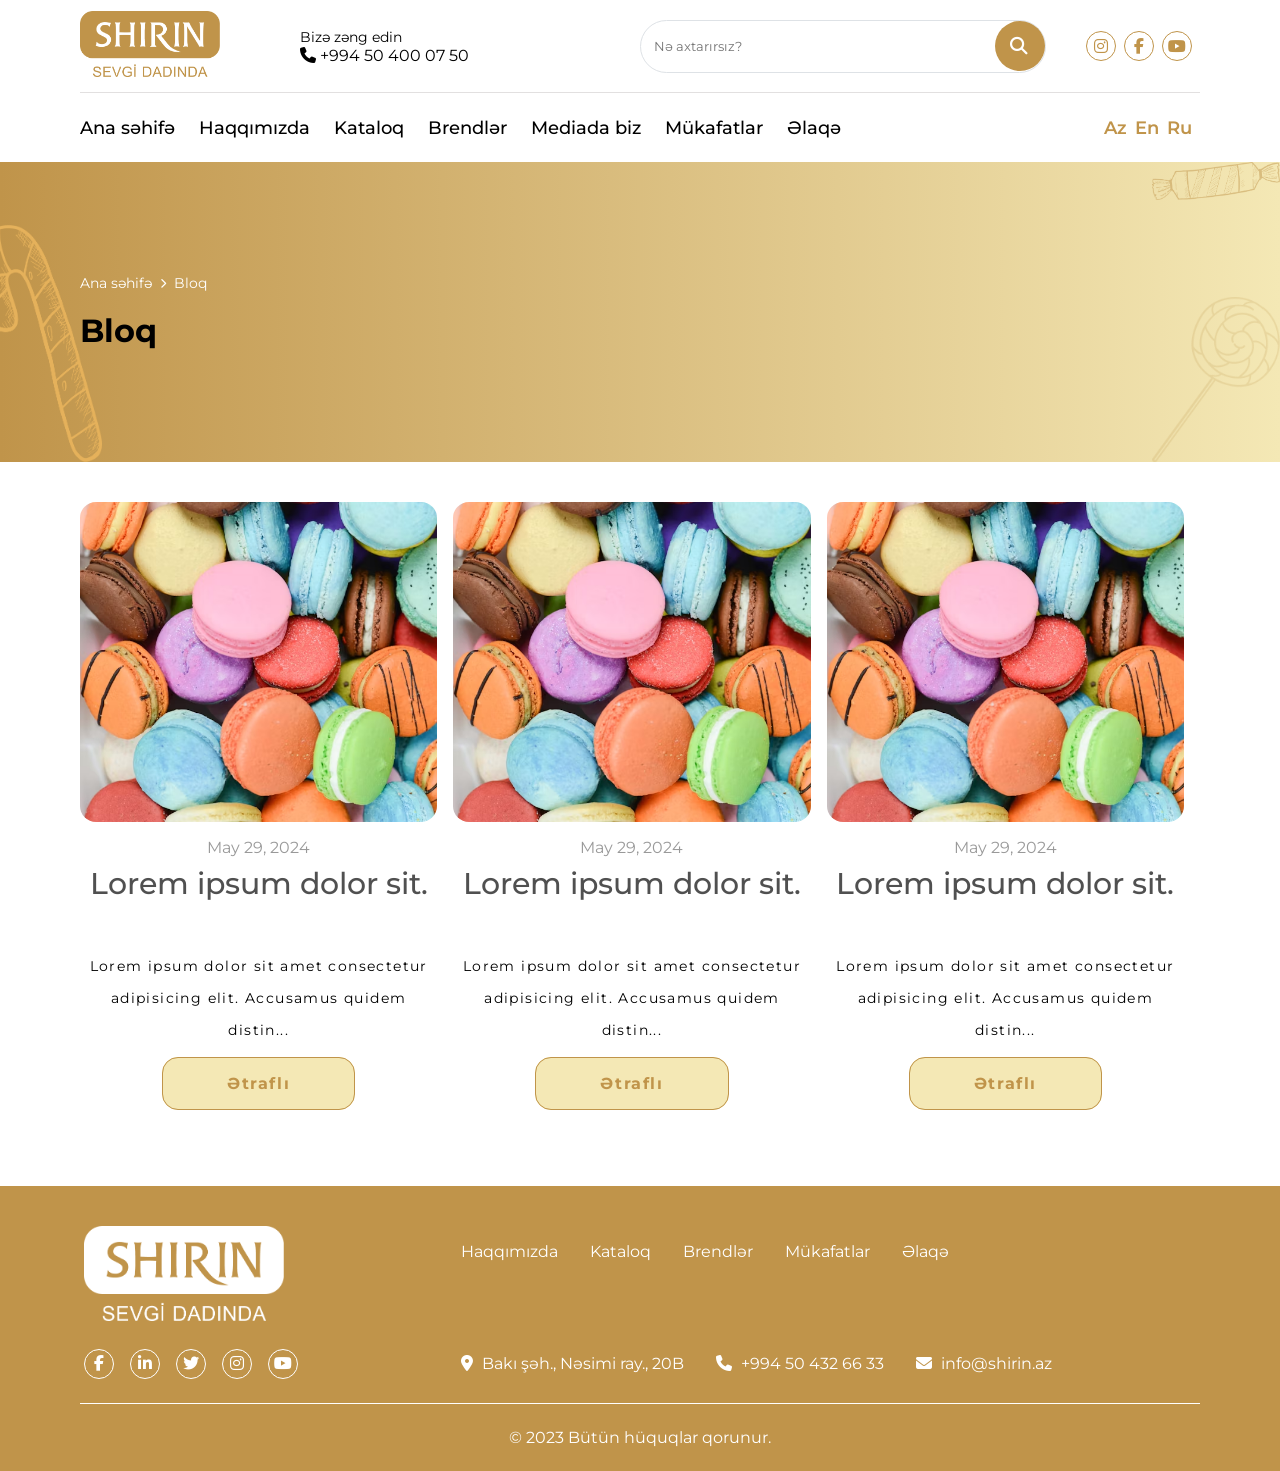
<file: blog.html>
<!DOCTYPE html>
<html lang="en">

<head>
    <meta charset="UTF-8">
    <meta name="viewport" content="width=device-width, initial-scale=1.0">
    <link rel="shortcut icon" href="./assets/images/favicon.png" type="image/x-icon">
    <link rel="stylesheet" href="https://cdnjs.cloudflare.com/ajax/libs/font-awesome/6.5.2/css/all.min.css"
        integrity="sha512-SnH5WK+bZxgPHs44uWIX+LLJAJ9/2PkPKZ5QiAj6Ta86w+fsb2TkcmfRyVX3pBnMFcV7oQPJkl9QevSCWr3W6A=="
        crossorigin="anonymous" referrerpolicy="no-referrer" />
    <link rel="stylesheet" href="./assets/swiper/swiper-bundle.min.css">
    <link rel="stylesheet" href="./assets/css/style.css">
    <title>Shirin.az</title>
</head>

<body>
    <header class="relative">
        <div class="container">
            <div class="main-header">
                <div class="flex items-center top-nav">
                    <div class="w-sm-full w-md-full w-50">
                        <div class="flex items-center left-header">
                            <button class="btn nav-btn">
                                <i class="fa-solid fa-bars"></i>
                            </button>
                            <a href="./index.html" class="w-sm-50 w-md-50 w-25 mx-md-auto">
                                <img src="./assets/images/logo.png" class="w-full w-md-50" alt="">
                            </a>

                            <div class="d-none flex flex-col ml-8">
                                <span class="text-xs">Bizə zəng edin</span>
                                <a href="tel:+994 50 400 07 50">
                                    <span class="icon">
                                        <i class="fa-solid fa-phone"></i>
                                    </span>
                                    <span>+994 50 400 07 50</span>
                                </a>
                            </div>
                        </div>
                    </div>
                    <div class="d-none w-50">
                        <div class="flex items-center justify-end">
                            <form>
                                <div class="relative form-group">
                                    <input type="text" class="form-control" placeholder="Nə axtarırsız?">
                                    <button class="btn btn-brown">
                                        <i class="fa fa-search"></i>
                                    </button>
                                </div>
                            </form>
                            <ul class="flex items-center nav-social-links">
                                <li>
                                    <a href="">
                                        <i class="fa-brands fa-instagram"></i>
                                    </a>
                                </li>
                                <li>
                                    <a href="">
                                        <i class="fa-brands fa-facebook-f"></i>
                                    </a>
                                </li>
                                <li>
                                    <a href="">
                                        <i class="fa-brands fa-youtube"></i>
                                    </a>
                                </li>
                            </ul>
                        </div>
                    </div>
                </div>
                <div class="flex items-center justify-between bottom-nav">
                    <div class="flex items-center mobile-logo">
                        <a href="./index.html" class="w-50">
                            <img src="./assets/images/logo-white.png" class="w-full" alt="">
                        </a>
                        <div class="w-50">
                            <div class="flex justify-end">
                                <button class="btn btn-close text-lg text-white">
                                    <i class="fa-solid fa-times"></i>
                                </button>
                            </div>
                        </div>
                    </div>
                    <nav>
                        <ul class="flex items-center navbar">
                            <li>
                                <a href="./index.html">
                                    Ana səhifə
                                </a>
                            </li>
                            <li>
                                <a href="./about.html">
                                    Haqqımızda
                                </a>
                            </li>
                            <li>
                                <a href="./catalog.html">
                                    Kataloq
                                </a>
                            </li>
                            <li>
                                <a href="./brands.html">
                                    Brendlər
                                </a>
                            </li>
                            <li>
                                <a href="./blog.html">
                                    Mediada biz
                                </a>
                            </li>
                            <li>
                                <a href="./awards.html">
                                    Mükafatlar
                                </a>
                            </li>
                            <li>
                                <a href="./contact.html">
                                    Əlaqə
                                </a>
                            </li>
                        </ul>
                    </nav>
                    <div class="flex flex-col items-center justify-end mobile-search">
                        <form>
                            <div class="relative form-group">
                                <input type="text" class="form-control" placeholder="Nə axtarırsız?">
                                <button class="btn btn-brown">
                                    <i class="fa fa-search"></i>
                                </button>
                            </div>
                        </form>
                        <ul class="flex items-center nav-social-links">
                            <li>
                                <a href="">
                                    <i class="fa-brands fa-instagram"></i>
                                </a>
                            </li>
                            <li>
                                <a href="">
                                    <i class="fa-brands fa-facebook-f"></i>
                                </a>
                            </li>
                            <li>
                                <a href="">
                                    <i class="fa-brands fa-youtube"></i>
                                </a>
                            </li>
                        </ul>
                    </div>
                    <ul class="flex items-center lang-nav">
                        <li>
                            <a href="#">
                                Az
                            </a>
                        </li>
                        <li>
                            <a href="#">
                                En
                            </a>
                        </li>
                        <li>
                            <a href="#">
                                Ru
                            </a>
                        </li>
                    </ul>
                </div>
            </div>
        </div>
        <div class="mobile-navbar">

        </div>
    </header>

    <div class="flex items-center breadcrumb-section">
        <div class="container">
            <ul class="flex items-center breadcrumb-item">
                <li>
                    <a href="./index.html">Ana səhifə</a>
                </li>
                <li>
                    <i class="fa-solid fa-chevron-right"></i>
                </li>
                <li>
                    <a class="disabled" disabled>Bloq</a>
                </li>
            </ul>
            <h5 class="text-4xl">
                Bloq
            </h5>
        </div>
    </div>

    <section class="blog-section">
        <div class="container">
            <div class="flex flex-wrap items-center">
                <div class="w-sm-full w-md-50 w-33">
                    <div class="blog-item text-center">
                        <div class="relative blog-img">
                            <a href="./blog-detail.html">
                                <img src="./assets/images/blog/blog-1.avif" class="w-full" alt="">
                            </a>
                            <div class="overlay"></div>
                        </div>
                        <div class="blog-body">
                            <p class="blog-date">
                                May 29, 2024
                            </p>
                            <h3 class="text-xl blog-title">
                                <a href="./blog-detail.html">
                                    Lorem ipsum dolor sit.
                                </a>
                            </h3>
                            <p class="inner-text">
                                Lorem ipsum dolor sit amet consectetur adipisicing elit. Accusamus quidem distin...
                            </p>

                            <a href="./blog-detail.html" class="btn btn-brown-outline">
                                Ətraflı
                            </a>
                        </div>
                    </div>
                </div>
                <div class="w-sm-full w-md-50 w-33">
                    <div class="blog-item text-center">
                        <div class="relative blog-img">
                            <a href="./blog-detail.html">
                                <img src="./assets/images/blog/blog-1.avif" class="w-full" alt="">
                            </a>
                            <div class="overlay"></div>
                        </div>
                        <div class="blog-body">
                            <p class="blog-date">
                                May 29, 2024
                            </p>
                            <h3 class="text-xl blog-title">
                                <a href="./blog-detail.html">
                                    Lorem ipsum dolor sit.
                                </a>
                            </h3>
                            <p class="inner-text">
                                Lorem ipsum dolor sit amet consectetur adipisicing elit. Accusamus quidem distin...
                            </p>

                            <a href="./blog-detail.html" class="btn btn-brown-outline">
                                Ətraflı
                            </a>
                        </div>
                    </div>
                </div>
                <div class="w-sm-full w-md-50 w-33">
                    <div class="blog-item text-center">
                        <div class="relative blog-img">
                            <a href="./blog-detail.html">
                                <img src="./assets/images/blog/blog-1.avif" class="w-full" alt="">
                            </a>
                            <div class="overlay"></div>
                        </div>
                        <div class="blog-body">
                            <p class="blog-date">
                                May 29, 2024
                            </p>
                            <h3 class="text-xl blog-title">
                                <a href="./blog-detail.html">
                                    Lorem ipsum dolor sit.
                                </a>
                            </h3>
                            <p class="inner-text">
                                Lorem ipsum dolor sit amet consectetur adipisicing elit. Accusamus quidem distin...
                            </p>

                            <a href="./blog-detail.html" class="btn btn-brown-outline">
                                Ətraflı
                            </a>
                        </div>
                    </div>
                </div>
            </div>
        </div>
    </section>

    <!-- Footer starts -->
    <footer>
        <div class="footer-section bg-darkbrown">
            <div class="container">
                <div class="flex flex-wrap footer-top">
                    <div class="w-sm-full w-md-full w-33 mx-auto footer-left">
                        <a href="./index.html" class="logo">
                            <img src="./assets/images/logo-white.png" class="w-full" alt="">
                        </a>
                        <ul class="flex items-center social-links">
                            <li>
                                <a href="">
                                    <i class="fa-brands fa-facebook-f"></i>
                                </a>
                            </li>
                            <li>
                                <a href="">
                                    <i class="fa-brands fa-linkedin-in"></i>
                                </a>
                            </li>
                            <li>
                                <a href="">
                                    <i class="fa-brands fa-twitter"></i>
                                </a>
                            </li>
                            <li>
                                <a href="">
                                    <i class="fa-brands fa-instagram"></i>
                                </a>
                            </li>
                            <li>
                                <a href="">
                                    <i class="fa-brands fa-youtube"></i>
                                </a>
                            </li>
                        </ul>
                    </div>
                    <div class="w-sm-full w-md-full w-66">
                        <ul class="flex flex-sm-col items-center footer-item navbar">
                            <li>
                                <a href="./about.html">
                                    Haqqımızda
                                </a>
                            </li>
                            <li>
                                <a href="./catalog.html">
                                    Kataloq
                                </a>
                            </li>
                            <li>
                                <a href="./brands.html">
                                    Brendlər
                                </a>
                            </li>
                            <li>
                                <a href="./awards.html">
                                    Mükafatlar
                                </a>
                            </li>
                            <li>
                                <a href="./contact.html">
                                    Əlaqə
                                </a>
                            </li>
                        </ul>
                        <ul class="flex flex-sm-col items-center footer-item navbar address-list">
                            <li>
                                <span class="icon">
                                    <i class="fa-solid fa-location-dot"></i>
                                </span>
                                <span>
                                    Bakı şəh., Nəsimi ray., 20B
                                </span>
                            </li>
                            <li>
                                <span class="icon">
                                    <i class="fa-solid fa-phone"></i>
                                </span>
                                <span>
                                    +994 50 432 66 33
                                </span>
                            </li>
                            <li>
                                <span class="icon">
                                    <i class="fa-solid fa-envelope"></i>
                                </span>
                                <span>
                                    info@shirin.az
                                </span>
                            </li>
                        </ul>
                    </div>
                </div>
                <div class="copyright">
                    <div class="text-center text-white">
                        © 2023 Bütün hüquqlar qorunur.
                    </div>
                </div>
            </div>
        </div>
    </footer>
    <!-- Footer ends -->

    <script src="./assets/swiper/swiper-bundle.min.js"></script>
    <script src="./assets/js/main.js"></script>
</body>

</html>
</file>
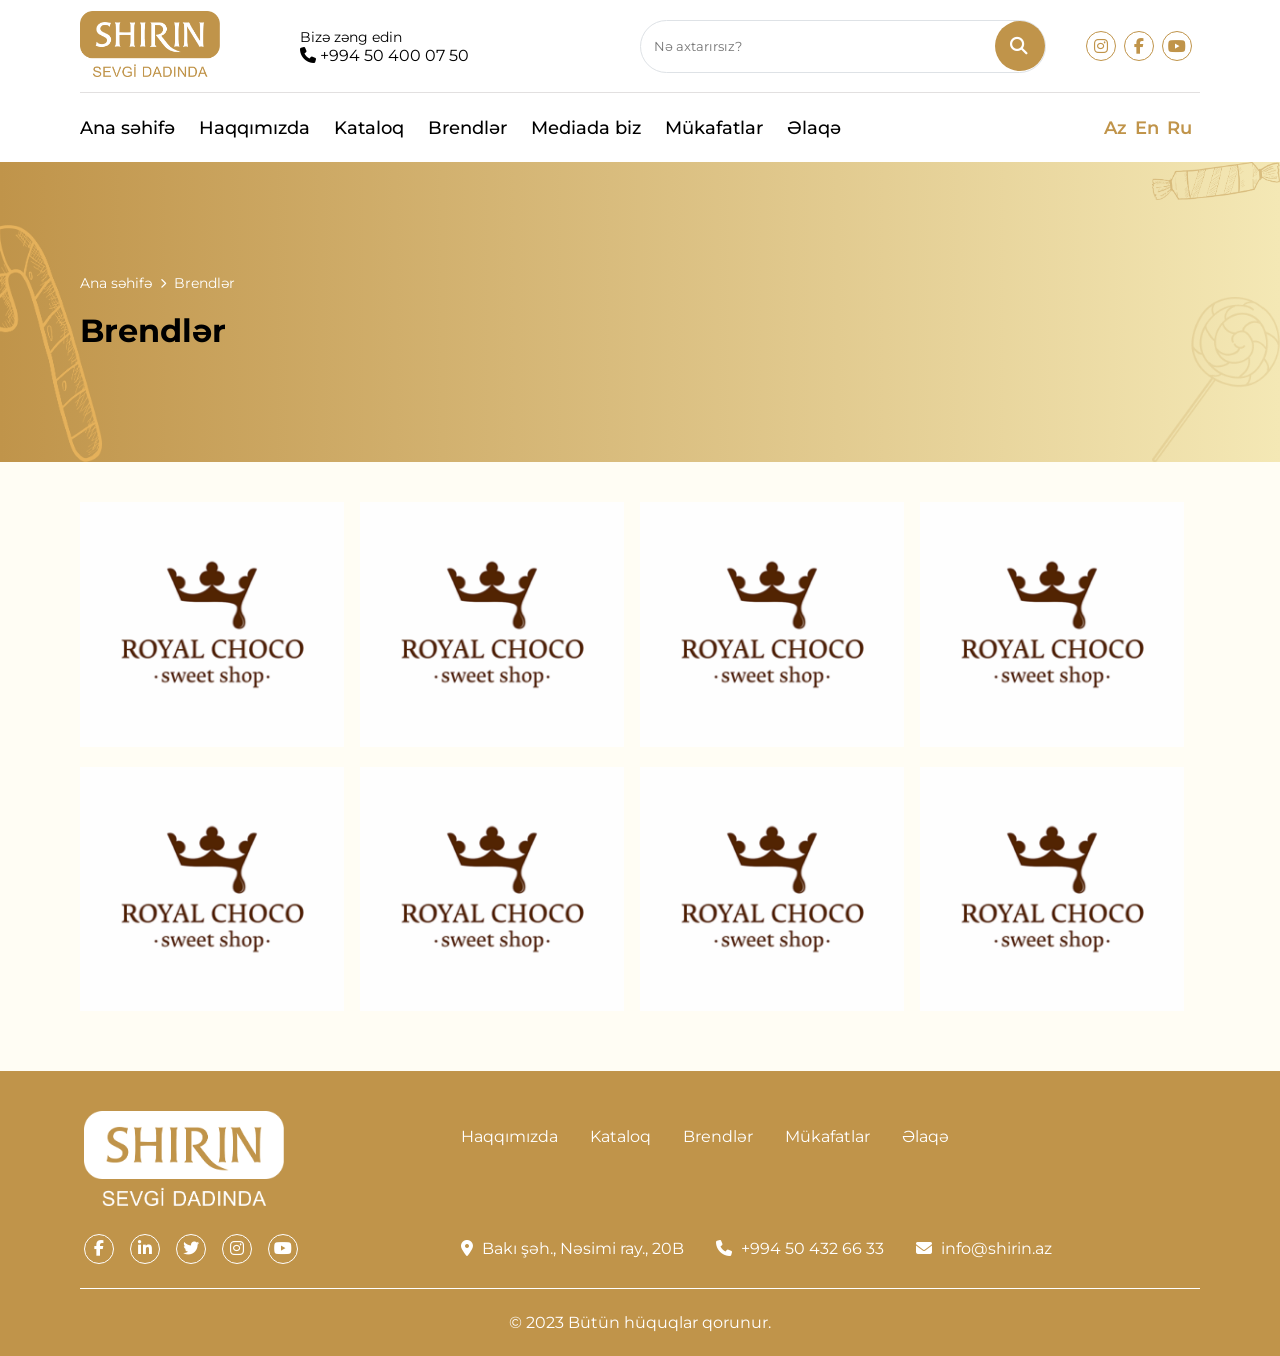
<file: brands.html>
<!DOCTYPE html>
<html lang="en">

<head>
    <meta charset="UTF-8">
    <meta name="viewport" content="width=device-width, initial-scale=1.0">
    <link rel="shortcut icon" href="./assets/images/favicon.png" type="image/x-icon">
    <link rel="stylesheet" href="https://cdnjs.cloudflare.com/ajax/libs/font-awesome/6.5.2/css/all.min.css"
        integrity="sha512-SnH5WK+bZxgPHs44uWIX+LLJAJ9/2PkPKZ5QiAj6Ta86w+fsb2TkcmfRyVX3pBnMFcV7oQPJkl9QevSCWr3W6A=="
        crossorigin="anonymous" referrerpolicy="no-referrer" />
    <link rel="stylesheet" href="./assets/swiper/swiper-bundle.min.css">
    <link rel="stylesheet" href="./assets/css/style.css">
    <title>Shirin.az</title>
</head>

<body>
    <header class="relative">
        <div class="container">
            <div class="main-header">
                <div class="flex items-center top-nav">
                    <div class="w-sm-full w-md-full w-50">
                        <div class="flex items-center left-header">
                            <button class="btn nav-btn">
                                <i class="fa-solid fa-bars"></i>
                            </button>
                            <a href="./index.html" class="w-sm-50 w-md-50 w-25 mx-md-auto">
                                <img src="./assets/images/logo.png" class="w-full w-md-50" alt="">
                            </a>

                            <div class="d-none flex flex-col ml-8">
                                <span class="text-xs">Bizə zəng edin</span>
                                <a href="tel:+994 50 400 07 50">
                                    <span class="icon">
                                        <i class="fa-solid fa-phone"></i>
                                    </span>
                                    <span>+994 50 400 07 50</span>
                                </a>
                            </div>
                        </div>
                    </div>
                    <div class="d-none w-50">
                        <div class="flex items-center justify-end">
                            <form>
                                <div class="relative form-group">
                                    <input type="text" class="form-control" placeholder="Nə axtarırsız?">
                                    <button class="btn btn-brown">
                                        <i class="fa fa-search"></i>
                                    </button>
                                </div>
                            </form>
                            <ul class="flex items-center nav-social-links">
                                <li>
                                    <a href="">
                                        <i class="fa-brands fa-instagram"></i>
                                    </a>
                                </li>
                                <li>
                                    <a href="">
                                        <i class="fa-brands fa-facebook-f"></i>
                                    </a>
                                </li>
                                <li>
                                    <a href="">
                                        <i class="fa-brands fa-youtube"></i>
                                    </a>
                                </li>
                            </ul>
                        </div>
                    </div>
                </div>
                <div class="flex items-center justify-between bottom-nav">
                    <div class="flex items-center mobile-logo">
                        <a href="./index.html" class="w-50">
                            <img src="./assets/images/logo-white.png" class="w-full" alt="">
                        </a>
                        <div class="w-50">
                            <div class="flex justify-end">
                                <button class="btn btn-close text-lg text-white">
                                    <i class="fa-solid fa-times"></i>
                                </button>
                            </div>
                        </div>
                    </div>
                    <nav>
                        <ul class="flex items-center navbar">
                            <li>
                                <a href="./index.html">
                                    Ana səhifə
                                </a>
                            </li>
                            <li>
                                <a href="./about.html">
                                    Haqqımızda
                                </a>
                            </li>
                            <li>
                                <a href="./catalog.html">
                                    Kataloq
                                </a>
                            </li>
                            <li>
                                <a href="./brands.html">
                                    Brendlər
                                </a>
                            </li>
                            <li>
                                <a href="./blog.html">
                                    Mediada biz
                                </a>
                            </li>
                            <li>
                                <a href="./awards.html">
                                    Mükafatlar
                                </a>
                            </li>
                            <li>
                                <a href="./contact.html">
                                    Əlaqə
                                </a>
                            </li>
                        </ul>
                    </nav>
                    <div class="flex flex-col items-center justify-end mobile-search">
                        <form>
                            <div class="relative form-group">
                                <input type="text" class="form-control" placeholder="Nə axtarırsız?">
                                <button class="btn btn-brown">
                                    <i class="fa fa-search"></i>
                                </button>
                            </div>
                        </form>
                        <ul class="flex items-center nav-social-links">
                            <li>
                                <a href="">
                                    <i class="fa-brands fa-instagram"></i>
                                </a>
                            </li>
                            <li>
                                <a href="">
                                    <i class="fa-brands fa-facebook-f"></i>
                                </a>
                            </li>
                            <li>
                                <a href="">
                                    <i class="fa-brands fa-youtube"></i>
                                </a>
                            </li>
                        </ul>
                    </div>
                    <ul class="flex items-center lang-nav">
                        <li>
                            <a href="#">
                                Az
                            </a>
                        </li>
                        <li>
                            <a href="#">
                                En
                            </a>
                        </li>
                        <li>
                            <a href="#">
                                Ru
                            </a>
                        </li>
                    </ul>
                </div>
            </div>
        </div>
        <div class="mobile-navbar">

        </div>
    </header>

    <div class="flex items-center breadcrumb-section">
        <div class="container">
            <ul class="flex items-center breadcrumb-item">
                <li>
                    <a href="./index.html">Ana səhifə</a>
                </li>
                <li>
                    <i class="fa-solid fa-chevron-right"></i>
                </li>
                <li>
                    <a href="" class="disabled" disabled>Brendlər</a>
                </li>
            </ul>
            <h5 class="text-4xl">
                Brendlər
            </h5>
        </div>
    </div>

    <!--Brands section starts  -->
    <section class="brands-section">
        <div class="container">
            <div class="flex flex-wrap items-center">
                <div class="w-sm-full w-md-50 w-25">
                    <div class="item">
                        <img src="./assets/images/brands/royal-coco.png" class="w-full" alt="">
                    </div>
                </div>
                <div class="w-sm-full w-md-50 w-25">
                    <div class="item">
                        <img src="./assets/images/brands/royal-coco.png" class="w-full" alt="">
                    </div>
                </div>
                <div class="w-sm-full w-md-50 w-25">
                    <div class="item">
                        <img src="./assets/images/brands/royal-coco.png" class="w-full" alt="">
                    </div>
                </div>
                <div class="w-sm-full w-md-50 w-25">
                    <div class="item">
                        <img src="./assets/images/brands/royal-coco.png" class="w-full" alt="">
                    </div>
                </div>
                <div class="w-sm-full w-md-50 w-25">
                    <div class="item">
                        <img src="./assets/images/brands/royal-coco.png" class="w-full" alt="">
                    </div>
                </div>
                <div class="w-sm-full w-md-50 w-25">
                    <div class="item">
                        <img src="./assets/images/brands/royal-coco.png" class="w-full" alt="">
                    </div>
                </div>
                <div class="w-sm-full w-md-50 w-25">
                    <div class="item">
                        <img src="./assets/images/brands/royal-coco.png" class="w-full" alt="">
                    </div>
                </div>
                <div class="w-sm-full w-md-50 w-25">
                    <div class="item">
                        <img src="./assets/images/brands/royal-coco.png" class="w-full" alt="">
                    </div>
                </div>
            </div>
        </div>
    </section>
    <!--Brands section ends  -->


    <!-- Footer starts -->
    <footer>
        <div class="footer-section bg-darkbrown">
            <div class="container">
                <div class="flex flex-wrap footer-top">
                    <div class="w-sm-full w-md-full w-33 mx-auto footer-left">
                        <a href="./index.html" class="logo">
                            <img src="./assets/images/logo-white.png" class="w-full" alt="">
                        </a>
                        <ul class="flex items-center social-links">
                            <li>
                                <a href="">
                                    <i class="fa-brands fa-facebook-f"></i>
                                </a>
                            </li>
                            <li>
                                <a href="">
                                    <i class="fa-brands fa-linkedin-in"></i>
                                </a>
                            </li>
                            <li>
                                <a href="">
                                    <i class="fa-brands fa-twitter"></i>
                                </a>
                            </li>
                            <li>
                                <a href="">
                                    <i class="fa-brands fa-instagram"></i>
                                </a>
                            </li>
                            <li>
                                <a href="">
                                    <i class="fa-brands fa-youtube"></i>
                                </a>
                            </li>
                        </ul>
                    </div>
                    <div class="w-sm-full w-md-full w-66">
                        <ul class="flex flex-sm-col items-center footer-item navbar">
                            <li>
                                <a href="./about.html">
                                    Haqqımızda
                                </a>
                            </li>
                            <li>
                                <a href="./catalog.html">
                                    Kataloq
                                </a>
                            </li>
                            <li>
                                <a href="./brands.html">
                                    Brendlər
                                </a>
                            </li>
                            <li>
                                <a href="./awards.html">
                                    Mükafatlar
                                </a>
                            </li>
                            <li>
                                <a href="./contact.html">
                                    Əlaqə
                                </a>
                            </li>
                        </ul>
                        <ul class="flex flex-sm-col items-center footer-item navbar address-list">
                            <li>
                                <span class="icon">
                                    <i class="fa-solid fa-location-dot"></i>
                                </span>
                                <span>
                                    Bakı şəh., Nəsimi ray., 20B
                                </span>
                            </li>
                            <li>
                                <span class="icon">
                                    <i class="fa-solid fa-phone"></i>
                                </span>
                                <span>
                                    +994 50 432 66 33
                                </span>
                            </li>
                            <li>
                                <span class="icon">
                                    <i class="fa-solid fa-envelope"></i>
                                </span>
                                <span>
                                    info@shirin.az
                                </span>
                            </li>
                        </ul>
                    </div>
                </div>
                <div class="copyright">
                    <div class="text-center text-white">
                        © 2023 Bütün hüquqlar qorunur.
                    </div>
                </div>
            </div>
        </div>
    </footer>
    <!-- Footer ends -->

    <script src="./assets/swiper/swiper-bundle.min.js"></script>
    <script src="./assets/js/main.js"></script>
</body>

</html>
</file>
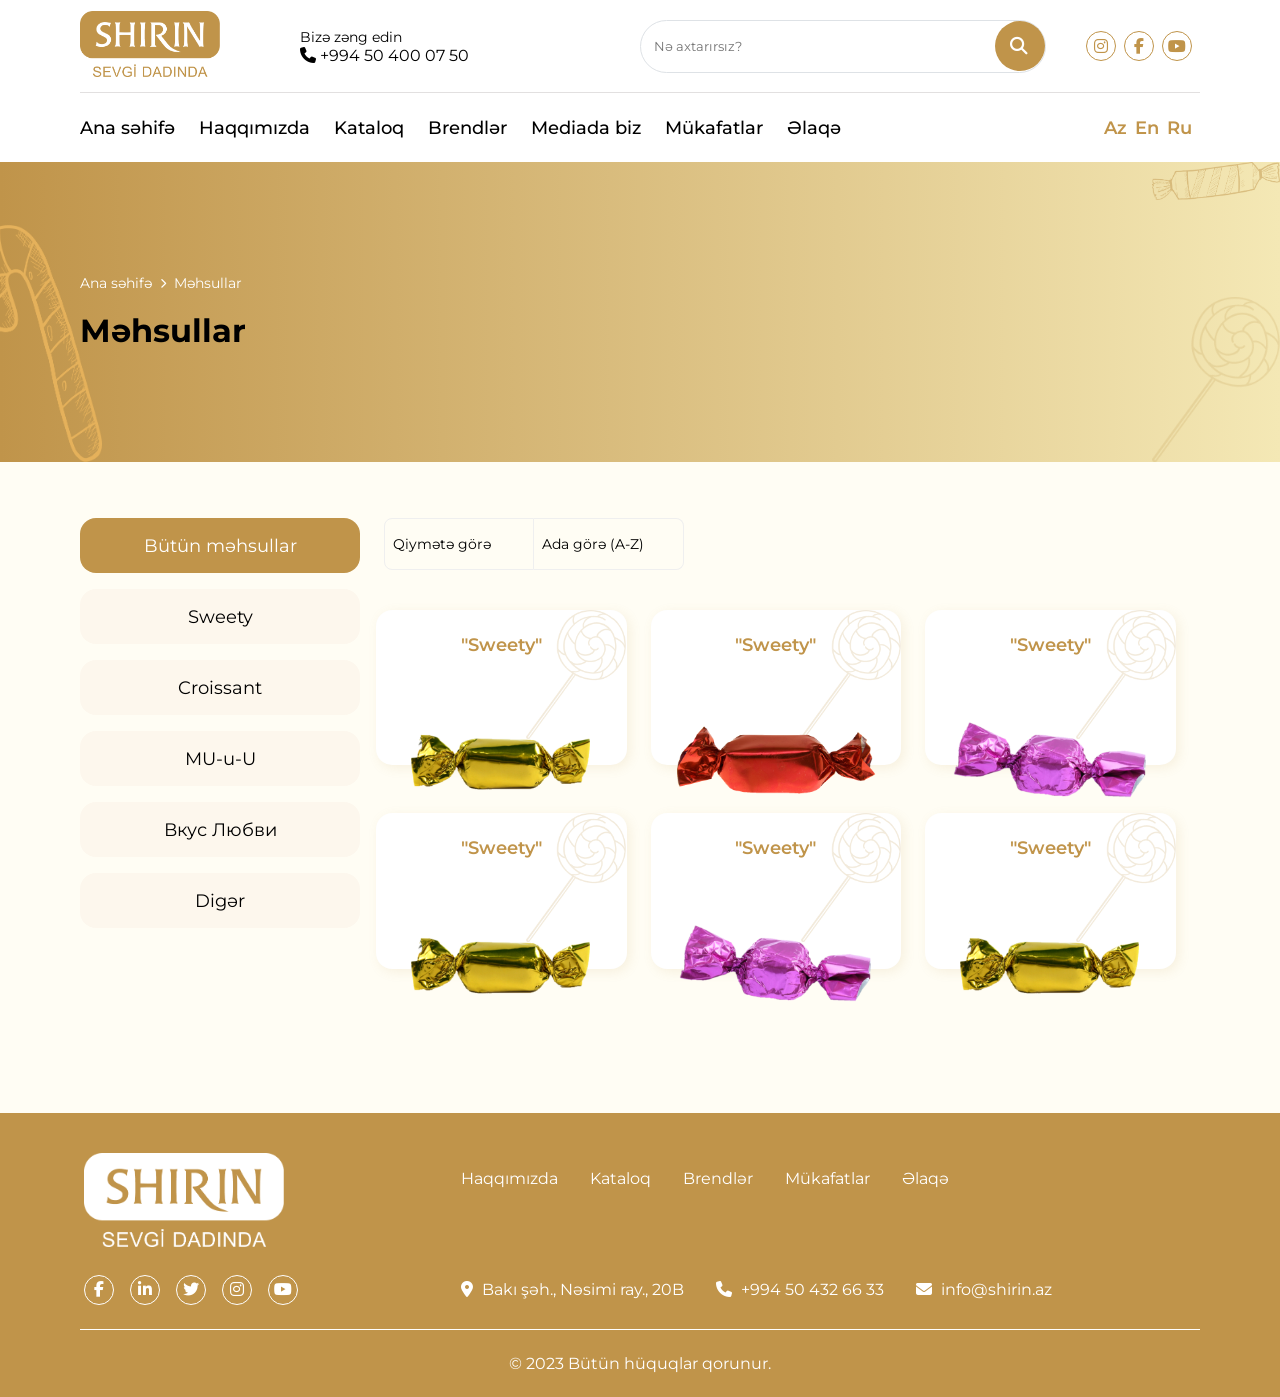
<file: catalog.html>
<!DOCTYPE html>
<html lang="en">

<head>
    <meta charset="UTF-8">
    <meta name="viewport" content="width=device-width, initial-scale=1.0">
    <link rel="shortcut icon" href="./assets/images/favicon.png" type="image/x-icon">
    <link rel="stylesheet" href="https://cdnjs.cloudflare.com/ajax/libs/font-awesome/6.5.2/css/all.min.css"
        integrity="sha512-SnH5WK+bZxgPHs44uWIX+LLJAJ9/2PkPKZ5QiAj6Ta86w+fsb2TkcmfRyVX3pBnMFcV7oQPJkl9QevSCWr3W6A=="
        crossorigin="anonymous" referrerpolicy="no-referrer" />
    <link rel="stylesheet" href="./assets/swiper/swiper-bundle.min.css">
    <link rel="stylesheet" href="./assets/css/style.css">
    <title>Shirin.az</title>
</head>

<body>
    <header class="relative">
        <div class="container">
            <div class="main-header">
                <div class="flex items-center top-nav">
                    <div class="w-sm-full w-md-full w-50">
                        <div class="flex items-center left-header">
                            <button class="btn nav-btn">
                                <i class="fa-solid fa-bars"></i>
                            </button>
                            <a href="./index.html" class="w-sm-50 w-md-50 w-25 mx-md-auto">
                                <img src="./assets/images/logo.png" class="w-full w-md-50" alt="">
                            </a>

                            <div class="d-none flex flex-col ml-8">
                                <span class="text-xs">Bizə zəng edin</span>
                                <a href="tel:+994 50 400 07 50">
                                    <span class="icon">
                                        <i class="fa-solid fa-phone"></i>
                                    </span>
                                    <span>+994 50 400 07 50</span>
                                </a>
                            </div>
                        </div>
                    </div>
                    <div class="d-none w-50">
                        <div class="flex items-center justify-end">
                            <form>
                                <div class="relative form-group">
                                    <input type="text" class="form-control" placeholder="Nə axtarırsız?">
                                    <button class="btn btn-brown">
                                        <i class="fa fa-search"></i>
                                    </button>
                                </div>
                            </form>
                            <ul class="flex items-center nav-social-links">
                                <li>
                                    <a href="">
                                        <i class="fa-brands fa-instagram"></i>
                                    </a>
                                </li>
                                <li>
                                    <a href="">
                                        <i class="fa-brands fa-facebook-f"></i>
                                    </a>
                                </li>
                                <li>
                                    <a href="">
                                        <i class="fa-brands fa-youtube"></i>
                                    </a>
                                </li>
                            </ul>
                        </div>
                    </div>
                </div>
                <div class="flex items-center justify-between bottom-nav">
                    <div class="flex items-center mobile-logo">
                        <a href="./index.html" class="w-50">
                            <img src="./assets/images/logo-white.png" class="w-full" alt="">
                        </a>
                        <div class="w-50">
                            <div class="flex justify-end">
                                <button class="btn btn-close text-lg text-white">
                                    <i class="fa-solid fa-times"></i>
                                </button>
                            </div>
                        </div>
                    </div>
                    <nav>
                        <ul class="flex items-center navbar">
                            <li>
                                <a href="./index.html">
                                    Ana səhifə
                                </a>
                            </li>
                            <li>
                                <a href="./about.html">
                                    Haqqımızda
                                </a>
                            </li>
                            <li>
                                <a href="./catalog.html">
                                    Kataloq
                                </a>
                            </li>
                            <li>
                                <a href="./brands.html">
                                    Brendlər
                                </a>
                            </li>
                            <li>
                                <a href="./blog.html">
                                    Mediada biz
                                </a>
                            </li>
                            <li>
                                <a href="./awards.html">
                                    Mükafatlar
                                </a>
                            </li>
                            <li>
                                <a href="./contact.html">
                                    Əlaqə
                                </a>
                            </li>
                        </ul>
                    </nav>
                    <div class="flex flex-col items-center justify-end mobile-search">
                        <form>
                            <div class="relative form-group">
                                <input type="text" class="form-control" placeholder="Nə axtarırsız?">
                                <button class="btn btn-brown">
                                    <i class="fa fa-search"></i>
                                </button>
                            </div>
                        </form>
                        <ul class="flex items-center nav-social-links">
                            <li>
                                <a href="">
                                    <i class="fa-brands fa-instagram"></i>
                                </a>
                            </li>
                            <li>
                                <a href="">
                                    <i class="fa-brands fa-facebook-f"></i>
                                </a>
                            </li>
                            <li>
                                <a href="">
                                    <i class="fa-brands fa-youtube"></i>
                                </a>
                            </li>
                        </ul>
                    </div>
                    <ul class="flex items-center lang-nav">
                        <li>
                            <a href="#">
                                Az
                            </a>
                        </li>
                        <li>
                            <a href="#">
                                En
                            </a>
                        </li>
                        <li>
                            <a href="#">
                                Ru
                            </a>
                        </li>
                    </ul>
                </div>
            </div>
        </div>
        <div class="mobile-navbar">

        </div>
    </header>

    <div class="flex items-center breadcrumb-section">
        <div class="container">
            <ul class="flex items-center breadcrumb-item">
                <li>
                    <a href="./index.html">Ana səhifə</a>
                </li>
                <li>
                    <i class="fa-solid fa-chevron-right"></i>
                </li>
                <li>
                    <a href="" class="disabled" disabled>Məhsullar</a>
                </li>
            </ul>
            <h5 class="text-4xl">
                Məhsullar
            </h5>
        </div>
    </div>

    <section class="catalog-section">
        <div class="container">
            <div class="flex flex-wrap">
                <div class="w-sm-full w-md-full w-25">
                    <ul class="catalog-list">
                        <li class="active">
                            <a href="./catalog.html">Bütün məhsullar</a>
                        </li>
                        <li>
                            <a href="./catalog.html">Sweety</a>
                        </li>
                        <li>
                            <a href="./catalog.html">Croissant</a>
                        </li>
                        <li>
                            <a href="./catalog.html">MU-u-U</a>
                        </li>
                        <li>
                            <a href="./catalog.html">Вкус Любви</a>
                        </li>
                        <li>
                            <a href="./catalog.html">Digər</a>
                        </li>
                    </ul>
                </div>
                <div class="w-sm-full w-md-full w-75">
                    <div class="flex flex-wrap items-center px-4">
                        <ul class="w-sm-full w-md-full filter-box">
                            <li class="default">Qiymətə görə</li>
                            <ul class="sub-filter">
                                <li class="">Ucuzdan bahaya</li>
                                <li class="">Bahadan ucuza</li>
                            </ul>
                        </ul>
                        <ul class="w-sm-full w-md-full filter-box">
                            <li class="default">Ada görə (A-Z)</li>
                            <ul class="sub-filter">
                                <li class="">Ucuzdan bahaya</li>
                                <li class="">Bahadan ucuza</li>
                            </ul>
                        </ul>
                    </div>

                    <div class="flex flex-wrap items-center product-items">
                        <div class="w-sm-full w-md-50 w-33">
                            <a href="./detail.html">
                                <div class="relative bg-white item">
                                    <h5 class="text-md item-title text-center">
                                        "Sweety"
                                    </h5>
                                    <div class="item-img">
                                        <img src="./assets/images/products/product-2.png" class="w-full" alt="">
                                    </div>
                                </div>
                            </a>
                        </div>
                        <div class="w-sm-full w-md-50 w-33">
                            <a href="./detail.html">
                                <div class="relative bg-white item">
                                    <h5 class="text-md item-title text-center">
                                        "Sweety"
                                    </h5>
                                    <div class="item-img">
                                        <img src="./assets/images/products/product-3.png" class="w-full" alt="">
                                    </div>
                                </div>
                            </a>
                        </div>
                        <div class="w-sm-full w-md-50 w-33">
                            <a href="./detail.html">
                                <div class="relative bg-white item">
                                    <h5 class="text-md item-title text-center">
                                        "Sweety"
                                    </h5>
                                    <div class="item-img">
                                        <img src="./assets/images/products/product-4.png" class="w-full" alt="">
                                    </div>
                                </div>
                            </a>
                        </div>
                        <div class="w-sm-full w-md-50 w-33">
                            <a href="./detail.html">
                                <div class="relative bg-white item">
                                    <h5 class="text-md item-title text-center">
                                        "Sweety"
                                    </h5>
                                    <div class="item-img">
                                        <img src="./assets/images/products/product-2.png" class="w-full" alt="">
                                    </div>
                                </div>
                            </a>
                        </div>
                        <div class="w-sm-full w-md-50 w-33">
                            <a href="./detail.html">
                                <div class="relative bg-white item">
                                    <h5 class="text-md item-title text-center">
                                        "Sweety"
                                    </h5>
                                    <div class="item-img">
                                        <img src="./assets/images/products/product-4.png" class="w-full" alt="">
                                    </div>
                                </div>
                            </a>
                        </div>
                        <div class="w-sm-full w-md-50 w-33">
                            <a href="./detail.html">
                                <div class="relative bg-white item">
                                    <h5 class="text-md item-title text-center">
                                        "Sweety"
                                    </h5>
                                    <div class="item-img">
                                        <img src="./assets/images/products/product-2.png" class="w-full" alt="">
                                    </div>
                                </div>
                            </a>
                        </div>
                    </div>
                </div>
            </div>
        </div>
    </section>

    <!-- Footer starts -->
    <footer>
        <div class="footer-section bg-darkbrown">
            <div class="container">
                <div class="flex flex-wrap footer-top">
                    <div class="w-sm-full w-md-full w-33 mx-auto footer-left">
                        <a href="./index.html" class="logo">
                            <img src="./assets/images/logo-white.png" class="w-full" alt="">
                        </a>
                        <ul class="flex items-center social-links">
                            <li>
                                <a href="">
                                    <i class="fa-brands fa-facebook-f"></i>
                                </a>
                            </li>
                            <li>
                                <a href="">
                                    <i class="fa-brands fa-linkedin-in"></i>
                                </a>
                            </li>
                            <li>
                                <a href="">
                                    <i class="fa-brands fa-twitter"></i>
                                </a>
                            </li>
                            <li>
                                <a href="">
                                    <i class="fa-brands fa-instagram"></i>
                                </a>
                            </li>
                            <li>
                                <a href="">
                                    <i class="fa-brands fa-youtube"></i>
                                </a>
                            </li>
                        </ul>
                    </div>
                    <div class="w-sm-full w-md-full w-66">
                        <ul class="flex flex-sm-col items-center footer-item navbar">
                            <li>
                                <a href="./about.html">
                                    Haqqımızda
                                </a>
                            </li>
                            <li>
                                <a href="./catalog.html">
                                    Kataloq
                                </a>
                            </li>
                            <li>
                                <a href="./brands.html">
                                    Brendlər
                                </a>
                            </li>
                            <li>
                                <a href="./awards.html">
                                    Mükafatlar
                                </a>
                            </li>
                            <li>
                                <a href="./contact.html">
                                    Əlaqə
                                </a>
                            </li>
                        </ul>
                        <ul class="flex flex-sm-col items-center footer-item navbar address-list">
                            <li>
                                <span class="icon">
                                    <i class="fa-solid fa-location-dot"></i>
                                </span>
                                <span>
                                    Bakı şəh., Nəsimi ray., 20B
                                </span>
                            </li>
                            <li>
                                <span class="icon">
                                    <i class="fa-solid fa-phone"></i>
                                </span>
                                <span>
                                    +994 50 432 66 33
                                </span>
                            </li>
                            <li>
                                <span class="icon">
                                    <i class="fa-solid fa-envelope"></i>
                                </span>
                                <span>
                                    info@shirin.az
                                </span>
                            </li>
                        </ul>
                    </div>
                </div>
                <div class="copyright">
                    <div class="text-center text-white">
                        © 2023 Bütün hüquqlar qorunur.
                    </div>
                </div>
            </div>
        </div>
    </footer>
    <!-- Footer ends -->

    <script src="./assets/swiper/swiper-bundle.min.js"></script>
    <script src="./assets/js/main.js"></script>
</body>

</html>
</file>
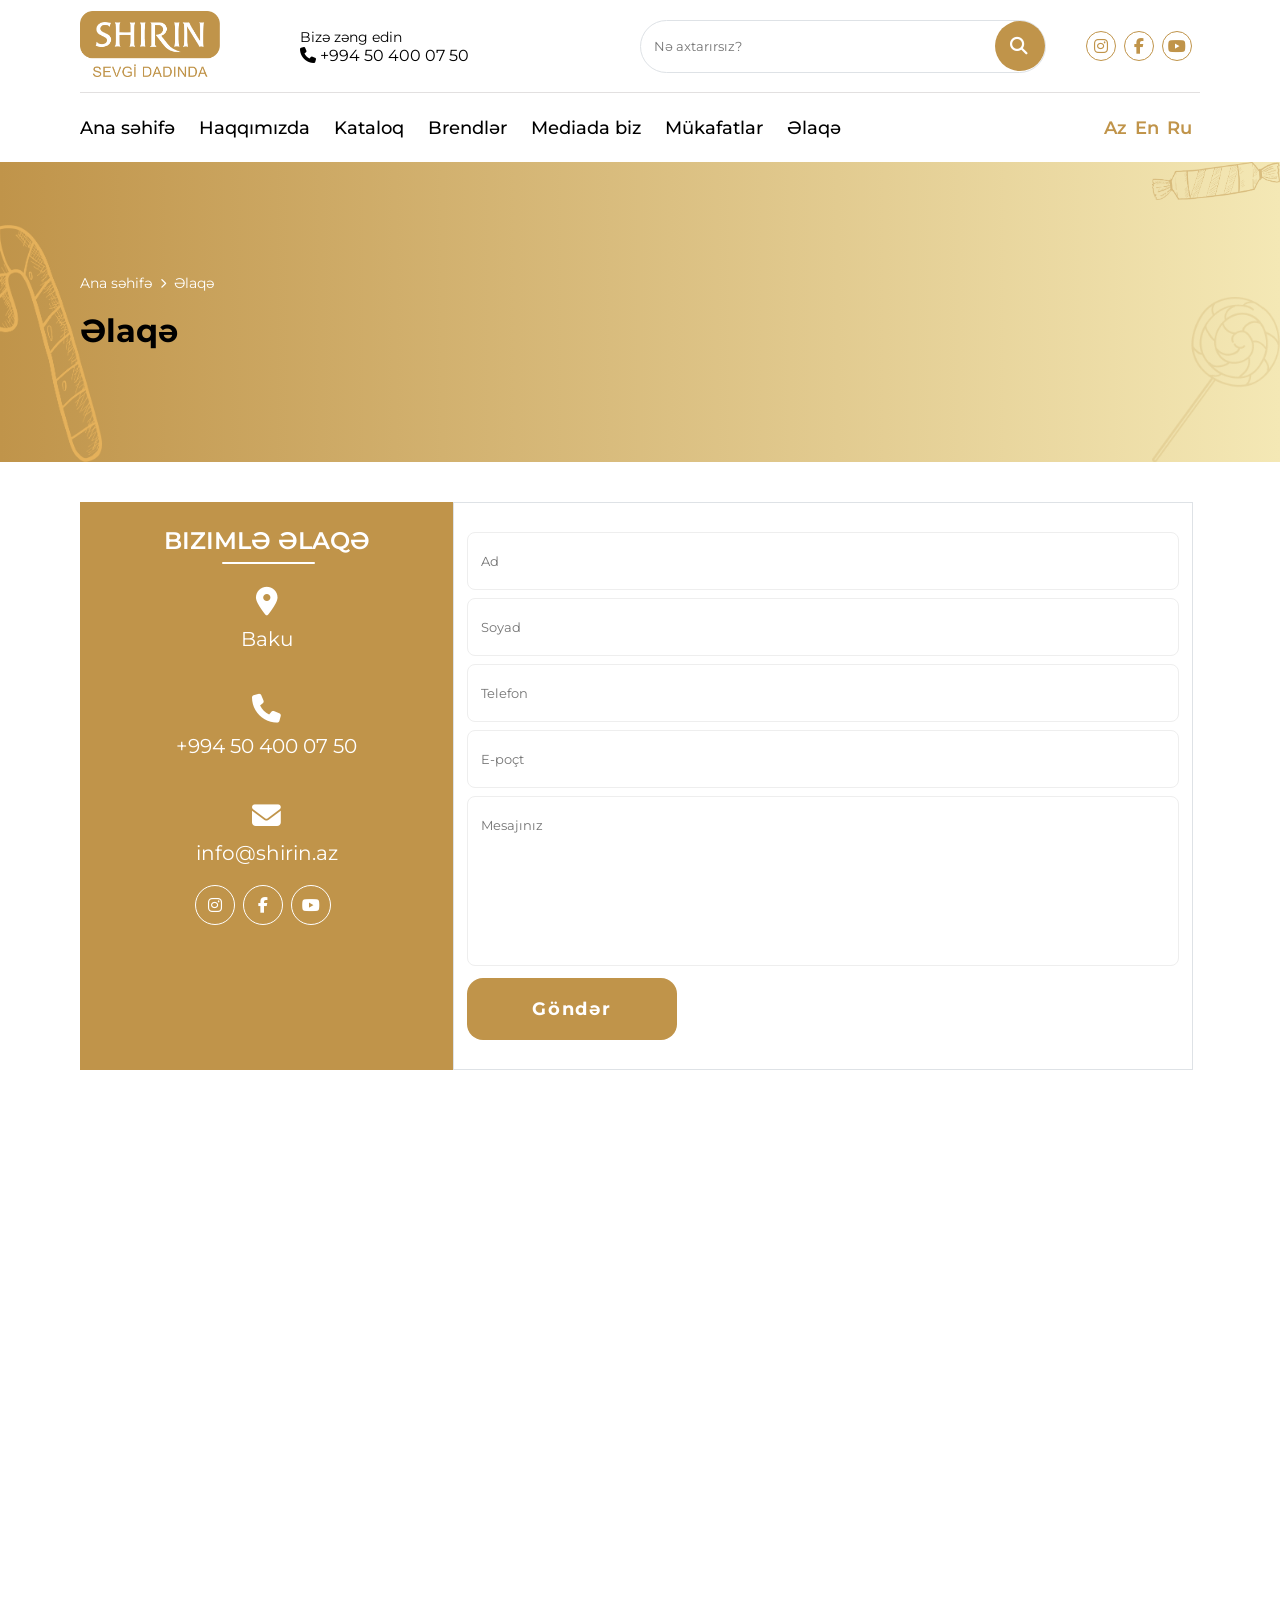
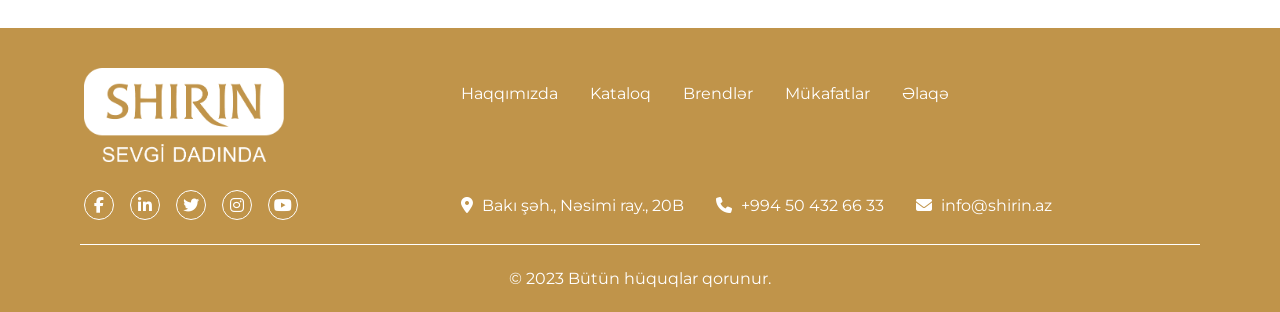
<file: contact.html>
<!DOCTYPE html>
<html lang="en">

<head>
    <meta charset="UTF-8">
    <meta name="viewport" content="width=device-width, initial-scale=1.0">
    <link rel="shortcut icon" href="./assets/images/favicon.png" type="image/x-icon">
    <link rel="stylesheet" href="https://cdnjs.cloudflare.com/ajax/libs/font-awesome/6.5.2/css/all.min.css"
        integrity="sha512-SnH5WK+bZxgPHs44uWIX+LLJAJ9/2PkPKZ5QiAj6Ta86w+fsb2TkcmfRyVX3pBnMFcV7oQPJkl9QevSCWr3W6A=="
        crossorigin="anonymous" referrerpolicy="no-referrer" />
    <link rel="stylesheet" href="./assets/swiper/swiper-bundle.min.css">
    <link rel="stylesheet" href="./assets/css/style.css">
    <title>Shirin.az</title>
</head>

<body>
    <header class="relative">
        <div class="container">
            <div class="main-header">
                <div class="flex items-center top-nav">
                    <div class="w-sm-full w-md-full w-50">
                        <div class="flex items-center left-header">
                            <button class="btn nav-btn">
                                <i class="fa-solid fa-bars"></i>
                            </button>
                            <a href="./index.html" class="w-sm-50 w-md-50 w-25 mx-md-auto">
                                <img src="./assets/images/logo.png" class="w-full w-md-50" alt="">
                            </a>

                            <div class="d-none flex flex-col ml-8">
                                <span class="text-xs">Bizə zəng edin</span>
                                <a href="tel:+994 50 400 07 50">
                                    <span class="icon">
                                        <i class="fa-solid fa-phone"></i>
                                    </span>
                                    <span>+994 50 400 07 50</span>
                                </a>
                            </div>
                        </div>
                    </div>
                    <div class="d-none w-50">
                        <div class="flex items-center justify-end">
                            <form>
                                <div class="relative form-group">
                                    <input type="text" class="form-control" placeholder="Nə axtarırsız?">
                                    <button class="btn btn-brown">
                                        <i class="fa fa-search"></i>
                                    </button>
                                </div>
                            </form>
                            <ul class="flex items-center nav-social-links">
                                <li>
                                    <a href="">
                                        <i class="fa-brands fa-instagram"></i>
                                    </a>
                                </li>
                                <li>
                                    <a href="">
                                        <i class="fa-brands fa-facebook-f"></i>
                                    </a>
                                </li>
                                <li>
                                    <a href="">
                                        <i class="fa-brands fa-youtube"></i>
                                    </a>
                                </li>
                            </ul>
                        </div>
                    </div>
                </div>
                <div class="flex items-center justify-between bottom-nav">
                    <div class="flex items-center mobile-logo">
                        <a href="./index.html" class="w-50">
                            <img src="./assets/images/logo-white.png" class="w-full" alt="">
                        </a>
                        <div class="w-50">
                            <div class="flex justify-end">
                                <button class="btn btn-close text-lg text-white">
                                    <i class="fa-solid fa-times"></i>
                                </button>
                            </div>
                        </div>
                    </div>
                    <nav>
                        <ul class="flex items-center navbar">
                            <li>
                                <a href="./index.html">
                                    Ana səhifə
                                </a>
                            </li>
                            <li>
                                <a href="./about.html">
                                    Haqqımızda
                                </a>
                            </li>
                            <li>
                                <a href="./catalog.html">
                                    Kataloq
                                </a>
                            </li>
                            <li>
                                <a href="./brands.html">
                                    Brendlər
                                </a>
                            </li>
                            <li>
                                <a href="./blog.html">
                                    Mediada biz
                                </a>
                            </li>
                            <li>
                                <a href="./awards.html">
                                    Mükafatlar
                                </a>
                            </li>
                            <li>
                                <a href="./contact.html">
                                    Əlaqə
                                </a>
                            </li>
                        </ul>
                    </nav>
                    <div class="flex flex-col items-center justify-end mobile-search">
                        <form>
                            <div class="relative form-group">
                                <input type="text" class="form-control" placeholder="Nə axtarırsız?">
                                <button class="btn btn-brown">
                                    <i class="fa fa-search"></i>
                                </button>
                            </div>
                        </form>
                        <ul class="flex items-center nav-social-links">
                            <li>
                                <a href="">
                                    <i class="fa-brands fa-instagram"></i>
                                </a>
                            </li>
                            <li>
                                <a href="">
                                    <i class="fa-brands fa-facebook-f"></i>
                                </a>
                            </li>
                            <li>
                                <a href="">
                                    <i class="fa-brands fa-youtube"></i>
                                </a>
                            </li>
                        </ul>
                    </div>
                    <ul class="flex items-center lang-nav">
                        <li>
                            <a href="#">
                                Az
                            </a>
                        </li>
                        <li>
                            <a href="#">
                                En
                            </a>
                        </li>
                        <li>
                            <a href="#">
                                Ru
                            </a>
                        </li>
                    </ul>
                </div>
            </div>
        </div>
        <div class="mobile-navbar">

        </div>
    </header>

    <div class="flex items-center breadcrumb-section">
        <div class="container">
            <ul class="flex items-center breadcrumb-item">
                <li>
                    <a href="./index.html">Ana səhifə</a>
                </li>
                <li>
                    <i class="fa-solid fa-chevron-right"></i>
                </li>
                <li>
                    <a class="disabled" disabled>Əlaqə</a>
                </li>
            </ul>
            <h5 class="text-4xl">
                Əlaqə
            </h5>
        </div>
    </div>

    <section class="contact-section">
        <div class="container">
            <div class="flex flex-wrap">
                <div class="w-sm-full w-md-full w-33">
                    <div class="bg-darkbrown text-center text-white">
                        <h5 class="section-title text-brown text-white">
                            Bizimlə əlaqə
                        </h5>
                        <ul class="contact-list">
                            <li class="flex flex-col">
                                <span>
                                    <i class="fa-solid fa-location-dot"></i>
                                </span>
                                <span>
                                    Baku
                                </span>
                            </li>
                            <li class="flex flex-col">
                                <span>
                                    <i class="fa-solid fa-phone"></i>
                                </span>
                                <span>
                                    <a href="tel:+994 50 400 07 50">
                                        +994 50 400 07 50
                                    </a>
                                </span>
                            </li>
                            <li class="flex flex-col">
                                <span>
                                    <i class="fa-solid fa-envelope"></i>
                                </span>
                                <span>
                                    <a href="mailto:info@shirin.az">
                                        info@shirin.az
                                    </a>
                                </span>
                            </li>
                        </ul>
                        <ul class="flex items-center justify-center social-links">
                            <li class="flex items-center justify-center">
                                <a href="">
                                    <i class="fa-brands fa-instagram"></i>
                                </a>
                            </li>
                            <li class="flex items-center justify-center">
                                <a href="">
                                    <i class="fa-brands fa-facebook-f"></i>
                                </a>
                            </li>
                            <li class="flex items-center justify-center">
                                <a href="">
                                    <i class="fa-brands fa-youtube"></i>
                                </a>
                            </li>
                        </ul>
                    </div>
                </div>
                <div class="w-sm-full w-md-full w-66">
                    <div class="contact-box">
                        <form>
                            <div class="form-group">
                                <input type="text" placeholder="Ad" class="form-control">
                            </div>
                            <div class="form-group">
                                <input type="text" placeholder="Soyad" class="form-control">
                            </div>
                            <div class="form-group">
                                <input type="text" placeholder="Telefon" class="form-control">
                            </div>
                            <div class="form-group">
                                <input type="email" placeholder="E-poçt" class="form-control">
                            </div>
                            <div class="form-group">
                                <textarea rows="8" placeholder="Mesajınız" class="form-control"></textarea>
                            </div>
                            <button class="btn btn-brown text-white">
                                Göndər
                            </button>
                        </form>
                    </div>
                </div>
            </div>
            <div class="map-box">
                <iframe
                    src="https://www.google.com/maps/embed?pb=!1m18!1m12!1m3!1d3037.1751332305166!2d49.930648975483514!3d40.42712075500775!2m3!1f0!2f0!3f0!3m2!1i1024!2i768!4f13.1!3m3!1m2!1s0x4030626664ad6c07%3A0x1ca166caf2c3c7a0!2s%C5%9Eirin%20MMC!5e0!3m2!1sen!2saz!4v1717763010290!5m2!1sen!2saz"
                    width="600" height="450" style="border:0;" allowfullscreen="" loading="lazy"
                    referrerpolicy="no-referrer-when-downgrade" class="w-full"></iframe>
            </div>
        </div>
    </section>

    <!-- Footer starts -->
    <footer>
        <div class="footer-section bg-darkbrown">
            <div class="container">
                <div class="flex flex-wrap footer-top">
                    <div class="w-sm-full w-md-full w-33 mx-auto footer-left">
                        <a href="./index.html" class="logo">
                            <img src="./assets/images/logo-white.png" class="w-full" alt="">
                        </a>
                        <ul class="flex items-center social-links">
                            <li>
                                <a href="">
                                    <i class="fa-brands fa-facebook-f"></i>
                                </a>
                            </li>
                            <li>
                                <a href="">
                                    <i class="fa-brands fa-linkedin-in"></i>
                                </a>
                            </li>
                            <li>
                                <a href="">
                                    <i class="fa-brands fa-twitter"></i>
                                </a>
                            </li>
                            <li>
                                <a href="">
                                    <i class="fa-brands fa-instagram"></i>
                                </a>
                            </li>
                            <li>
                                <a href="">
                                    <i class="fa-brands fa-youtube"></i>
                                </a>
                            </li>
                        </ul>
                    </div>
                    <div class="w-sm-full w-md-full w-66">
                        <ul class="flex flex-sm-col items-center footer-item navbar">
                            <li>
                                <a href="./about.html">
                                    Haqqımızda
                                </a>
                            </li>
                            <li>
                                <a href="./catalog.html">
                                    Kataloq
                                </a>
                            </li>
                            <li>
                                <a href="./brands.html">
                                    Brendlər
                                </a>
                            </li>
                            <li>
                                <a href="./awards.html">
                                    Mükafatlar
                                </a>
                            </li>
                            <li>
                                <a href="./contact.html">
                                    Əlaqə
                                </a>
                            </li>
                        </ul>
                        <ul class="flex flex-sm-col items-center footer-item navbar address-list">
                            <li>
                                <span class="icon">
                                    <i class="fa-solid fa-location-dot"></i>
                                </span>
                                <span>
                                    Bakı şəh., Nəsimi ray., 20B
                                </span>
                            </li>
                            <li>
                                <span class="icon">
                                    <i class="fa-solid fa-phone"></i>
                                </span>
                                <span>
                                    +994 50 432 66 33
                                </span>
                            </li>
                            <li>
                                <span class="icon">
                                    <i class="fa-solid fa-envelope"></i>
                                </span>
                                <span>
                                    info@shirin.az
                                </span>
                            </li>
                        </ul>
                    </div>
                </div>
                <div class="copyright">
                    <div class="text-center text-white">
                        © 2023 Bütün hüquqlar qorunur.
                    </div>
                </div>
            </div>
        </div>
    </footer>
    <!-- Footer ends -->

    <script src="./assets/swiper/swiper-bundle.min.js"></script>
    <script src="./assets/js/main.js"></script>
</body>

</html>
</file>
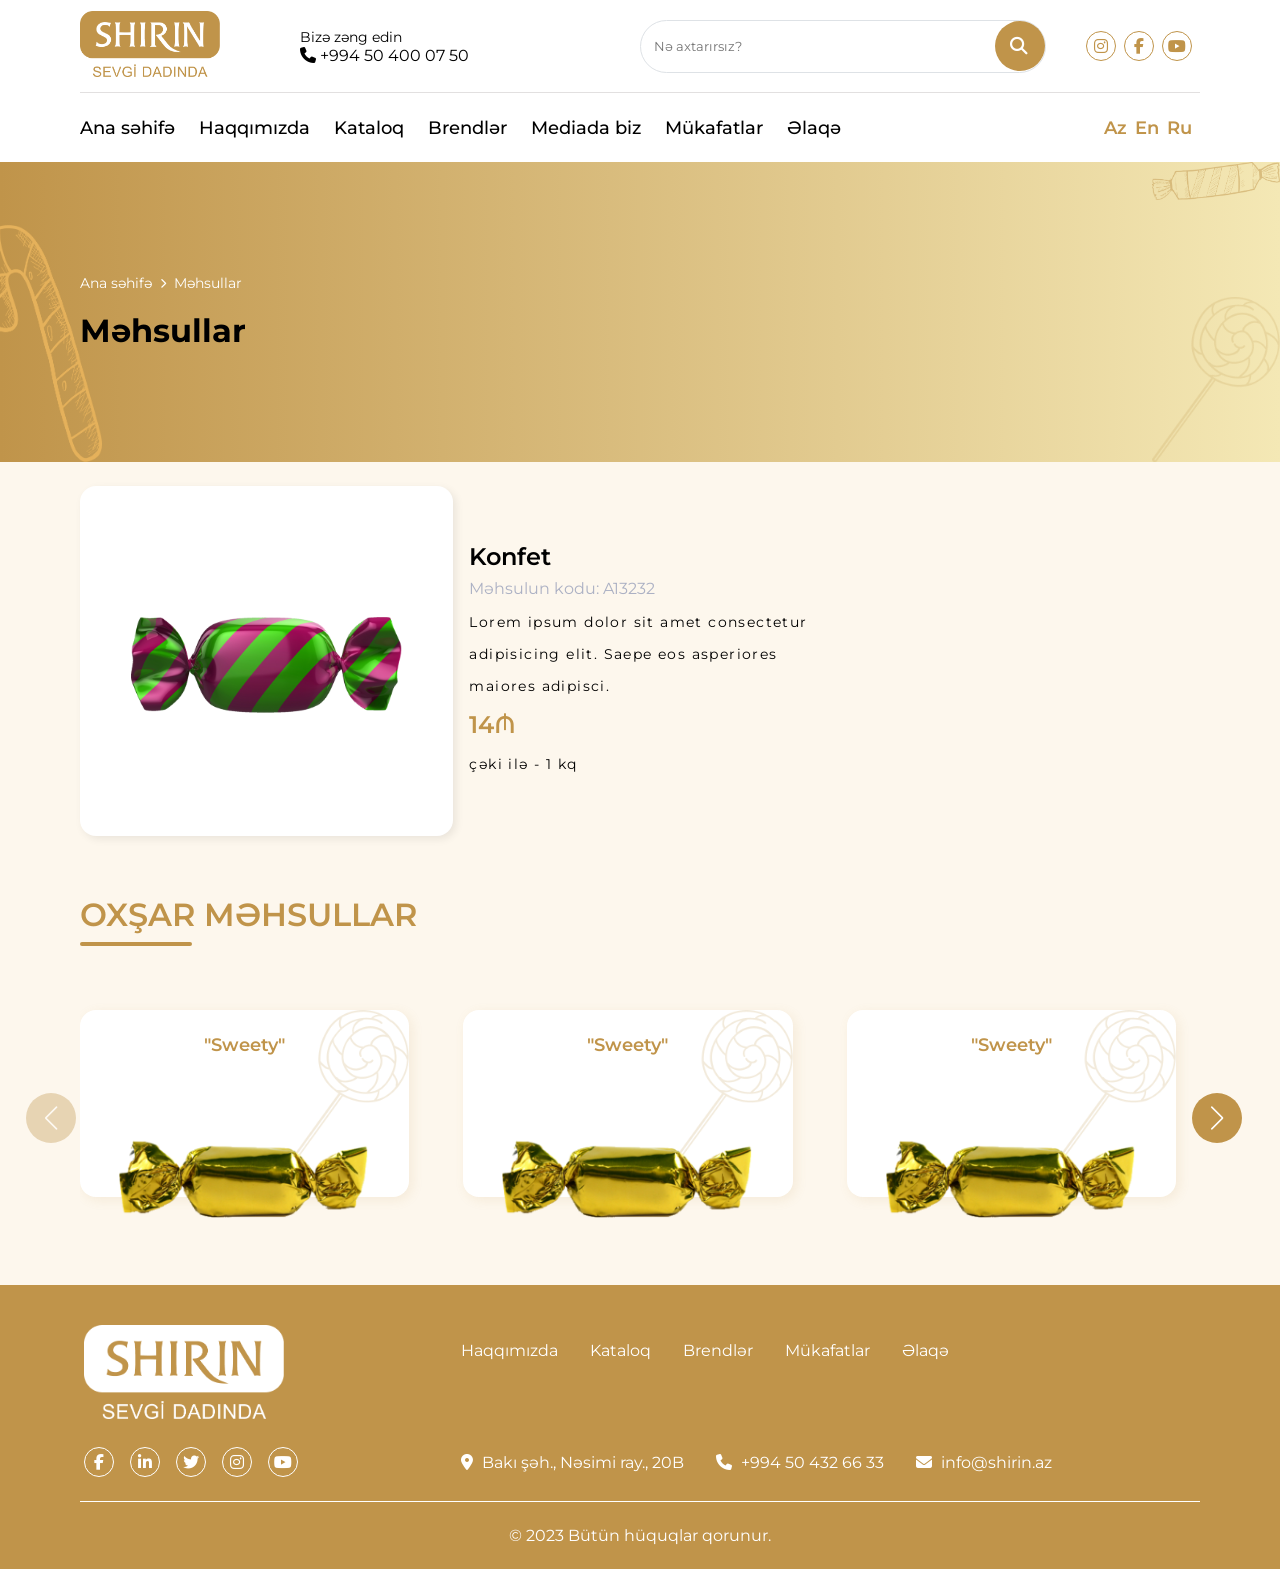
<file: detail.html>
<!DOCTYPE html>
<html lang="en">

<head>
    <meta charset="UTF-8">
    <meta name="viewport" content="width=device-width, initial-scale=1.0">
    <link rel="shortcut icon" href="./assets/images/favicon.png" type="image/x-icon">
    <link rel="stylesheet" href="https://cdnjs.cloudflare.com/ajax/libs/font-awesome/6.5.2/css/all.min.css"
        integrity="sha512-SnH5WK+bZxgPHs44uWIX+LLJAJ9/2PkPKZ5QiAj6Ta86w+fsb2TkcmfRyVX3pBnMFcV7oQPJkl9QevSCWr3W6A=="
        crossorigin="anonymous" referrerpolicy="no-referrer" />
    <link rel="stylesheet" href="./assets/swiper/swiper-bundle.min.css">
    <link rel="stylesheet" href="./assets/css/style.css">
    <title>Shirin.az</title>
</head>

<body>
    <header class="relative">
        <div class="container">
            <div class="main-header">
                <div class="flex items-center top-nav">
                    <div class="w-sm-full w-md-full w-50">
                        <div class="flex items-center left-header">
                            <button class="btn nav-btn">
                                <i class="fa-solid fa-bars"></i>
                            </button>
                            <a href="./index.html" class="w-sm-50 w-md-50 w-25 mx-md-auto">
                                <img src="./assets/images/logo.png" class="w-full w-md-50" alt="">
                            </a>

                            <div class="d-none flex flex-col ml-8">
                                <span class="text-xs">Bizə zəng edin</span>
                                <a href="tel:+994 50 400 07 50">
                                    <span class="icon">
                                        <i class="fa-solid fa-phone"></i>
                                    </span>
                                    <span>+994 50 400 07 50</span>
                                </a>
                            </div>
                        </div>
                    </div>
                    <div class="d-none w-50">
                        <div class="flex items-center justify-end">
                            <form>
                                <div class="relative form-group">
                                    <input type="text" class="form-control" placeholder="Nə axtarırsız?">
                                    <button class="btn btn-brown">
                                        <i class="fa fa-search"></i>
                                    </button>
                                </div>
                            </form>
                            <ul class="flex items-center nav-social-links">
                                <li>
                                    <a href="">
                                        <i class="fa-brands fa-instagram"></i>
                                    </a>
                                </li>
                                <li>
                                    <a href="">
                                        <i class="fa-brands fa-facebook-f"></i>
                                    </a>
                                </li>
                                <li>
                                    <a href="">
                                        <i class="fa-brands fa-youtube"></i>
                                    </a>
                                </li>
                            </ul>
                        </div>
                    </div>
                </div>
                <div class="flex items-center justify-between bottom-nav">
                    <div class="flex items-center mobile-logo">
                        <a href="./index.html" class="w-50">
                            <img src="./assets/images/logo-white.png" class="w-full" alt="">
                        </a>
                        <div class="w-50">
                            <div class="flex justify-end">
                                <button class="btn btn-close text-lg text-white">
                                    <i class="fa-solid fa-times"></i>
                                </button>
                            </div>
                        </div>
                    </div>
                    <nav>
                        <ul class="flex items-center navbar">
                            <li>
                                <a href="./index.html">
                                    Ana səhifə
                                </a>
                            </li>
                            <li>
                                <a href="./about.html">
                                    Haqqımızda
                                </a>
                            </li>
                            <li>
                                <a href="./catalog.html">
                                    Kataloq
                                </a>
                            </li>
                            <li>
                                <a href="./brands.html">
                                    Brendlər
                                </a>
                            </li>
                            <li>
                                <a href="./blog.html">
                                    Mediada biz
                                </a>
                            </li>
                            <li>
                                <a href="./awards.html">
                                    Mükafatlar
                                </a>
                            </li>
                            <li>
                                <a href="./contact.html">
                                    Əlaqə
                                </a>
                            </li>
                        </ul>
                    </nav>
                    <div class="flex flex-col items-center justify-end mobile-search">
                        <form>
                            <div class="relative form-group">
                                <input type="text" class="form-control" placeholder="Nə axtarırsız?">
                                <button class="btn btn-brown">
                                    <i class="fa fa-search"></i>
                                </button>
                            </div>
                        </form>
                        <ul class="flex items-center nav-social-links">
                            <li>
                                <a href="">
                                    <i class="fa-brands fa-instagram"></i>
                                </a>
                            </li>
                            <li>
                                <a href="">
                                    <i class="fa-brands fa-facebook-f"></i>
                                </a>
                            </li>
                            <li>
                                <a href="">
                                    <i class="fa-brands fa-youtube"></i>
                                </a>
                            </li>
                        </ul>
                    </div>
                    <ul class="flex items-center lang-nav">
                        <li>
                            <a href="#">
                                Az
                            </a>
                        </li>
                        <li>
                            <a href="#">
                                En
                            </a>
                        </li>
                        <li>
                            <a href="#">
                                Ru
                            </a>
                        </li>
                    </ul>
                </div>
            </div>
        </div>
        <div class="mobile-navbar">

        </div>
    </header>

    <div class="flex items-center breadcrumb-section">
        <div class="container">
            <ul class="flex items-center breadcrumb-item">
                <li>
                    <a href="./index.html">Ana səhifə</a>
                </li>
                <li>
                    <i class="fa-solid fa-chevron-right"></i>
                </li>
                <li>
                    <a href="" class="disabled" disabled>Məhsullar</a>
                </li>
            </ul>
            <h5 class="text-4xl">
                Məhsullar
            </h5>
        </div>
    </div>

    <section class="product-detail">
        <div class="container">
            <div class="flex flex-wrap items-center">
                <div class="w-sm-full w-md-full w-33">
                    <div class="flex items-center item-img text-center">
                        <img src="./assets/images/products/product-5.png" class="w-full" alt="">
                    </div>
                </div>
                <div class="w-sm-full w-md-full w-33">
                    <div class="detail-box">
                        <h4 class="text-lg product-title">
                            Konfet
                        </h4>
                        <span class="product-code">
                            Məhsulun kodu: A13232
                        </span>
                        <p class="inner-text">
                            Lorem ipsum dolor sit amet consectetur adipisicing elit. Saepe eos asperiores maiores
                            adipisci.
                        </p>
                        <span class="text-brown product-price">
                            14₼
                        </span>
                        <p class="inner-text">
                            çəki ilə - 1 kq
                        </p>
                    </div>
                </div>
            </div>
        </div>
    </section>


    <!-- Similiar products start -->
    <section class="similiar-products-section">
        <div class="container">
            <div class="section-head">
                <h4 class="text-brown">
                    OXşar məhsullar
                </h4>
            </div>

            <div class="swiper product-items similiar-products-swiper">
                <div class="swiper-wrapper">
                    <div class="swiper-slide">
                        <a href="./detail.html">
                            <div class="relative bg-white item">
                                <h5 class="text-md item-title text-center">
                                    "Sweety"
                                </h5>
                                <div class="item-img">
                                    <img src="./assets/images/products/product-2.png" class="w-full" alt="">
                                </div>
                            </div>
                        </a>
                    </div>
                    <div class="swiper-slide">
                        <a href="./detail.html">
                            <div class="relative bg-white item">
                                <h5 class="text-md item-title text-center">
                                    "Sweety"
                                </h5>
                                <div class="item-img">
                                    <img src="./assets/images/products/product-2.png" class="w-full" alt="">
                                </div>
                            </div>
                        </a>
                    </div>
                    <div class="swiper-slide">
                        <a href="./detail.html">
                            <div class="relative bg-white item">
                                <h5 class="text-md item-title text-center">
                                    "Sweety"
                                </h5>
                                <div class="item-img">
                                    <img src="./assets/images/products/product-2.png" class="w-full" alt="">
                                </div>
                            </div>
                        </a>
                    </div>
                    <div class="swiper-slide">
                        <a href="./detail.html">
                            <div class="relative bg-white item">
                                <h5 class="text-md item-title text-center">
                                    "Sweety"
                                </h5>
                                <div class="item-img">
                                    <img src="./assets/images/products/product-2.png" class="w-full" alt="">
                                </div>
                            </div>
                        </a>
                    </div>
                    <div class="swiper-slide">
                        <a href="./detail.html">
                            <div class="relative bg-white item">
                                <h5 class="text-md item-title text-center">
                                    "Sweety"
                                </h5>
                                <div class="item-img">
                                    <img src="./assets/images/products/product-2.png" class="w-full" alt="">
                                </div>
                            </div>
                        </a>
                    </div>
                    <div class="swiper-slide">
                        <a href="./detail.html">
                            <div class="relative bg-white item">
                                <h5 class="text-md item-title text-center">
                                    "Sweety"
                                </h5>
                                <div class="item-img">
                                    <img src="./assets/images/products/product-2.png" class="w-full" alt="">
                                </div>
                            </div>
                        </a>
                    </div>
                </div>
                <div class="swiper-button-next"></div>
                <div class="swiper-button-prev"></div>
            </div>
        </div>
    </section>
    <!-- Similiar products end -->

    <!-- Footer starts -->
    <footer>
        <div class="footer-section bg-darkbrown">
            <div class="container">
                <div class="flex flex-wrap footer-top">
                    <div class="w-sm-full w-md-full w-33 mx-auto footer-left">
                        <a href="./index.html" class="logo">
                            <img src="./assets/images/logo-white.png" class="w-full" alt="">
                        </a>
                        <ul class="flex items-center social-links">
                            <li>
                                <a href="">
                                    <i class="fa-brands fa-facebook-f"></i>
                                </a>
                            </li>
                            <li>
                                <a href="">
                                    <i class="fa-brands fa-linkedin-in"></i>
                                </a>
                            </li>
                            <li>
                                <a href="">
                                    <i class="fa-brands fa-twitter"></i>
                                </a>
                            </li>
                            <li>
                                <a href="">
                                    <i class="fa-brands fa-instagram"></i>
                                </a>
                            </li>
                            <li>
                                <a href="">
                                    <i class="fa-brands fa-youtube"></i>
                                </a>
                            </li>
                        </ul>
                    </div>
                    <div class="w-sm-full w-md-full w-66">
                        <ul class="flex flex-sm-col items-center footer-item navbar">
                            <li>
                                <a href="./about.html">
                                    Haqqımızda
                                </a>
                            </li>
                            <li>
                                <a href="./catalog.html">
                                    Kataloq
                                </a>
                            </li>
                            <li>
                                <a href="./brands.html">
                                    Brendlər
                                </a>
                            </li>
                            <li>
                                <a href="./awards.html">
                                    Mükafatlar
                                </a>
                            </li>
                            <li>
                                <a href="./contact.html">
                                    Əlaqə
                                </a>
                            </li>
                        </ul>
                        <ul class="flex flex-sm-col items-center footer-item navbar address-list">
                            <li>
                                <span class="icon">
                                    <i class="fa-solid fa-location-dot"></i>
                                </span>
                                <span>
                                    Bakı şəh., Nəsimi ray., 20B
                                </span>
                            </li>
                            <li>
                                <span class="icon">
                                    <i class="fa-solid fa-phone"></i>
                                </span>
                                <span>
                                    +994 50 432 66 33
                                </span>
                            </li>
                            <li>
                                <span class="icon">
                                    <i class="fa-solid fa-envelope"></i>
                                </span>
                                <span>
                                    info@shirin.az
                                </span>
                            </li>
                        </ul>
                    </div>
                </div>
                <div class="copyright">
                    <div class="text-center text-white">
                        © 2023 Bütün hüquqlar qorunur.
                    </div>
                </div>
            </div>
        </div>
    </footer>
    <!-- Footer ends -->

    <script src="./assets/swiper/swiper-bundle.min.js"></script>
    <script src="./assets/js/main.js"></script>
</body>

</html>
</file>
<file: assets/css/style.css>
@import url("https://fonts.googleapis.com/css2?family=Montserrat:ital,wght@0,100..900;1,100..900&display=swap");
* {
  font-family: "Montserrat", sans-serif;
  margin: 0;
  padding: 0;
  text-decoration: none;
  list-style-type: none;
  box-sizing: border-box;
}

.container {
  width: 90%;
  padding-left: 1rem;
  padding-right: 1rem;
  margin-left: auto;
  margin-right: auto;
}

.relative {
  position: relative;
}

.mx-auto {
  margin-left: auto;
  margin-right: auto;
}

.px-4 {
  padding-left: 1.5rem;
  padding-right: 1.5rem;
}

.w-20 {
  width: 20%;
}

.w-25 {
  width: 25%;
}

.w-33 {
  width: 33.33333%;
}

.w-50 {
  width: 50%;
}

.w-66 {
  width: 66%;
}

.w-75 {
  width: 75%;
}

.w-80 {
  width: 80%;
}

.w-full {
  width: 100%;
}

.d-lg-none {
  display: none;
}

.flex {
  display: flex;
}

.flex-col {
  flex-direction: column;
}

.flex-wrap {
  flex-wrap: wrap;
}

.justify-between {
  justify-content: space-between;
}

.justify-center {
  justify-content: center;
}

.justify-end {
  justify-content: flex-end;
}

.items-center {
  align-items: center;
}

@media only screen and (max-width: 992px) {
  .justify-sm-between {
    justify-content: space-between;
  }
  .w-sm-33 {
    width: 33%;
  }
  .w-sm-50 {
    width: 50%;
  }
  .d-inline-block {
    display: inline-block;
  }
}
@media only screen and (max-width: 768px) {
  .container {
    width: 100%;
  }
  .flex-sm-col {
    flex-direction: column;
  }
  .w-sm-full {
    width: 100%;
  }
}
@media only screen and (min-width: 769px) and (max-width: 992px) {
  .w-md-50 {
    width: 50%;
  }
  .w-md-25 {
    width: 25%;
  }
  .w-md-full {
    width: 100%;
  }
  .mx-md-auto {
    margin-left: auto;
    margin-right: auto;
  }
}
.text-center {
  text-align: center;
}

.text-xs {
  font-size: 0.9rem;
}

.text-sm {
  font-size: 1.2rem;
  font-weight: 500;
}

.text-md {
  font-size: 18px;
  font-weight: 600;
}

.text-lg {
  font-size: 24px;
  font-weight: 700;
}

.text-xl {
  color: #505050;
  font-size: 30px;
  font-weight: 500;
}

.text-4xl {
  font-size: 2rem;
}

.inner-text {
  font-size: 14px;
  font-weight: 400;
  line-height: 32px;
  letter-spacing: 0.1em;
}

.text-brown {
  position: relative;
  color: #C0944A;
  font-size: 32px;
  font-weight: 600;
  line-height: 30px;
  text-transform: uppercase;
}
.text-brown::after {
  position: absolute;
  content: "";
  width: 6%;
  height: 4px;
  border-radius: 0.5rem;
  background-color: #C0944A;
  bottom: 0;
  left: 46.7%;
}

.text-white {
  color: #fff;
}

@media only screen and (max-width: 768px) {
  .text-4xl {
    font-size: 1.5rem;
  }
}
@media only screen and (max-width: 992px) {
  .text-right {
    text-align: right;
  }
}
.btn {
  background-color: transparent;
  padding: 0.5rem;
  border: 1px solid transparent;
  border-radius: 1rem;
  font-weight: 700;
  line-height: 28px;
  letter-spacing: 0.1em;
  outline: none;
  transition: 0.3s ease-in-out;
  cursor: pointer;
}

.btn-brown {
  font-size: 1.1rem;
  color: #fff;
  padding: 1rem 4rem;
  background-color: #C0944A;
}
.btn-brown:hover {
  opacity: 0.7;
}

.btn-brown-outline {
  background-color: #F4E8B5;
  color: #C0944A;
  padding: 1rem 4rem;
  border: 1px solid #C0944A;
}
.btn-brown-outline:hover {
  background-color: #C0944A;
  color: #fff;
}

.form-control {
  width: 100%;
  padding: 0.8rem 1rem;
  outline: none;
  border: 1px solid transparent;
  border-radius: 0.5rem;
}

html,
body {
  height: 100%;
}

/* width */
::-webkit-scrollbar {
  width: 10px;
}

/* Track */
::-webkit-scrollbar-track {
  background: #f1f1f1;
}

/* Handle */
::-webkit-scrollbar-thumb {
  border-radius: 0.95rem;
  background: #C0944A;
}

p,
ul,
li {
  font-size: inherit;
  padding: 0;
  margin: 0;
}

a,
i {
  color: inherit;
  font-weight: inherit;
  font-size: inherit;
  transition: 0.3s;
}

form {
  width: 100%;
}

.bg-brown {
  background-color: #F4E8B5;
}

.bg-darkbrown {
  background-color: #C0944A;
}

.swiper {
  width: 100%;
  height: 100%;
  margin-left: auto;
  margin-right: auto;
}

.product-items-swiper {
  position: static;
}
.product-items-swiper .swiper-wrapper {
  align-items: center;
  text-align: center;
  font-size: 18px;
  display: flex;
  align-items: center;
}

.nav-btn {
  display: none;
}

.main-header {
  padding-bottom: 0.5rem;
}
.main-header .nav-btn {
  font-size: 2rem;
  color: #C0944A;
  margin-right: 1rem;
}
.main-header .top-nav {
  border-bottom: 1px solid #E2E0E0;
  padding: 0.7rem 0;
}
.main-header .top-nav .left-header {
  gap: 80px;
}
.main-header .top-nav .left-header .logo {
  width: 150px;
}
.main-header .top-nav .left-header .phone-number {
  font-size: 0.9rem;
  margin-right: 0.5rem;
}
.main-header .top-nav .left-header .phone-number span {
  color: #C0944A;
  font-weight: 600;
}
.main-header .top-nav .left-header .phone-number span.text-xs {
  color: #272829;
  font-weight: 500;
  margin-bottom: 0.5rem;
}
.main-header .form-group {
  margin-right: 1.5rem;
}
.main-header .form-control {
  width: 100%;
  border: 1px solid #dee2e6;
  border-radius: 30px;
  padding: 1.1rem 0.8rem;
}
.main-header .btn-brown {
  position: absolute;
  width: 50px;
  height: 50px;
  padding: 0;
  border-radius: 50%;
  top: 1.2px;
  right: 1.2px;
}
.main-header .bottom-nav {
  font-size: 1.1rem;
  font-weight: 500;
}
.main-header .bottom-nav .navbar {
  padding: 0.5rem 0;
  gap: 1.5rem;
}
.main-header .bottom-nav .navbar li {
  position: relative;
  padding: 1rem 0 0.5rem 0;
}
.main-header .bottom-nav .navbar li::after {
  position: absolute;
  content: "";
  width: 0;
  height: 1px;
  background-color: #C0944A;
  bottom: 0;
  left: 0;
  transition: 0.3s;
}
.main-header .bottom-nav .navbar li:hover {
  color: #C0944A;
}
.main-header .bottom-nav .navbar li:hover::after {
  width: 100%;
}
.main-header .bottom-nav .navbar li:hover a.active {
  color: #C0944A;
}
.main-header .bottom-nav .lang-nav li {
  font-weight: 600;
  color: #C0944A;
  margin-right: 0.5rem;
  padding: 1rem 0 0.5rem 0;
}
.main-header .bottom-nav .lang-nav li:hover {
  color: #ccc;
}
.main-header .bottom-nav .mobile-logo {
  display: none;
}
.main-header .bottom-nav .nav-social-links {
  display: none;
}
.main-header .bottom-nav .mobile-search {
  display: none;
}

.nav-social-links {
  margin-left: 1rem;
}
.nav-social-links li {
  display: flex;
  align-items: center;
  justify-content: center;
  width: 30px;
  height: 30px;
  border-radius: 50%;
  color: #C0944A;
  border: 1px solid #C0944A;
  margin-right: 0.5rem;
  transition: 0.3s;
}
.nav-social-links li:hover {
  transform: scale(1.05);
}

.banner-bg {
  height: calc(100vh - 50px);
  background-image: url(../images/banners/banner-1.png);
  background-size: cover;
  background-position: center;
}
.banner-bg .banner-content {
  position: absolute;
  width: 50%;
  height: 100%;
  top: 30%;
  left: 23%;
  color: #fff;
  text-align: center;
}
.banner-bg .banner-content .banner-title {
  font-weight: 700;
  line-height: 39.01px;
  letter-spacing: 0.1em;
}
.banner-bg .banner-content .inner-text {
  font-size: 20px;
  font-weight: 400;
  line-height: 30px;
  letter-spacing: 0.1em;
  padding: 1rem 0 2.5rem 0;
}

.about-section {
  padding: 4rem 0;
}
.about-section .section-img {
  margin-bottom: 2rem;
}
.about-section .content-box {
  padding: 0 1.5rem;
}
.about-section .inner-text {
  padding-bottom: 2.5rem;
}

.section-head .text-sm {
  color: #C0944A;
}
.section-head .text-lg {
  line-height: 24px;
  letter-spacing: 2px;
  padding: 0.5rem 0;
}
.section-head .text-brown {
  padding: 1rem 0;
}

.popular-section {
  padding: 2.5rem 0;
  background-color: #F4E8B5;
}
.popular-section .item .item-img {
  overflow: hidden;
}
.popular-section .item .item-img img {
  transition: 0.8s;
}
.popular-section .item .item-title {
  color: #C0944A;
}
.popular-section .item:hover img {
  transform: scale(1.05);
}

.items-box {
  padding: 2.5rem 0;
}
.items-box .item {
  padding: 1rem;
}
.items-box .item img {
  border-radius: 0.5rem;
}
.items-box .item .item-title {
  padding: 1rem 0;
}

.home-products-section {
  position: relative;
  height: 100%;
  background: #FFFDF4;
  padding: 2.5rem 0;
}
.home-products-section .container {
  height: 100%;
}

.product-items {
  padding: 2.5rem 0;
}
.product-items .item {
  padding: 1.5rem;
  background-color: #fff;
  box-shadow: 3px 3px 12px 0px rgba(192, 148, 74, 0.1215686275);
  border-radius: 1rem;
  margin-right: 1.5rem;
  margin-bottom: 3rem;
  background-image: url(../images/icons/icon-1.png);
  background-size: 40%;
  background-repeat: no-repeat;
  background-position: top right;
}
.product-items .item .item-title {
  color: #C0944A;
}
.product-items .item .item-img img {
  position: relative;
  bottom: -63px;
  transition: 0.5s linear;
}
.product-items .item:hover img {
  transform: scale(1.08);
}
.product-items .item .icon {
  position: absolute;
  width: 200px;
  height: 100%;
  top: 10px;
  right: 15px;
  overflow: hidden;
}
.product-items .swiper-button-next,
.product-items .swiper-button-prev {
  width: 50px;
  height: 50px;
  border-radius: 50%;
  background-color: #C0944A;
  transition: 0.3s linear;
  top: 60%;
}
.product-items .swiper-button-next::after,
.product-items .swiper-button-prev::after {
  font-size: 1.5rem;
  color: #fff;
}
.product-items .swiper-button-next:hover,
.product-items .swiper-button-prev:hover {
  opacity: 0.8;
}
.product-items .swiper-button-next.swiper-button-prev,
.product-items .swiper-button-prev.swiper-button-prev {
  left: 2%;
}
.product-items .swiper-button-next.swiper-button-next,
.product-items .swiper-button-prev.swiper-button-next {
  right: 3%;
}

.footer-section .footer-top {
  padding: 2.5rem 0 0 0;
  border-bottom: 1px solid #fff;
}
.footer-section .footer-top .logo {
  display: inline-block;
  width: 200px;
}
.footer-section .footer-top .navbar li {
  margin-right: 2rem;
}
.footer-section .footer-top .footer-left .social-links {
  color: #fff;
  padding: 1.5rem 0;
}
.footer-section .footer-top .footer-left .social-links li {
  display: flex;
  align-items: center;
  justify-content: center;
  width: 30px;
  height: 30px;
  border-radius: 50%;
  border: 1px solid #fff;
}
.footer-section .footer-top .footer-left .social-links li:not(:last-child) {
  margin-right: 1rem;
}
.footer-section .address-list {
  margin-top: 3.8rem;
}
.footer-section .navbar {
  padding: 1rem 0;
  color: #fff;
}
.footer-section .navbar .icon {
  margin-right: 5px;
}
.footer-section .copyright {
  padding: 1.5rem 0;
}

.breadcrumb-section {
  background-image: url(../images/icons/icon-1.png), url(../images/icons/icon-2.png), url(../images/icons/icon-3.png), linear-gradient(270deg, #F4E8B5 0%, #C0944A 100%);
  padding: 3.5rem 0;
  height: 300px;
  background-repeat: no-repeat, no-repeat, no-repeat;
  background-position: bottom right, bottom left, top right;
  background-size: 10%, 8%, 10%, cover;
}
.breadcrumb-section .breadcrumb-item {
  padding-bottom: 1.2rem;
}
.breadcrumb-section .breadcrumb-item li {
  color: #fff;
  font-size: 14px;
  font-weight: 400;
  line-height: 17.07px;
  margin-right: 0.5rem;
}
.breadcrumb-section .breadcrumb-item li:nth-child(2) {
  font-size: 10px;
}

.preferences-section {
  padding: 2.5rem;
}
.preferences-section .item {
  background-color: #FFFDF4;
  border-radius: 1rem;
  padding: 2.5rem;
  margin: 0 2rem 2.5rem 0;
}
.preferences-section .item .item-img {
  max-width: 150px;
  margin-bottom: 1.5rem;
}
.preferences-section .item .text-md {
  font-weight: 500;
  text-transform: uppercase;
}
.preferences-section .inner-text {
  padding: 2.5rem 0;
}

.brands-section {
  background: #FFFDF4;
  padding: 2.5rem 0;
}
.brands-section .item {
  margin-right: 1rem;
  margin-bottom: 1rem;
}

.catalog-section {
  padding: 3.5rem 0;
  background-color: #FFFDF4;
}
.catalog-section .catalog-list li {
  text-align: center;
  font-size: 1.15rem;
  padding: 1rem;
  border-radius: 1rem;
  background-color: #FDF7ED;
  margin-bottom: 1rem;
  transition: 0.3s;
}
.catalog-section .catalog-list li.active, .catalog-section .catalog-list li:hover {
  background-color: #C0944A;
  color: #fff;
}
.catalog-section .product-items {
  padding-left: 1rem;
}
.catalog-section .product-list {
  padding-left: 1rem;
}

.filter-box {
  position: relative;
  font-size: 0.9rem;
  min-width: 150px;
}
.filter-box:first-child .default {
  border-top-left-radius: 0.5rem;
  border-bottom-left-radius: 0.5rem;
}
.filter-box .default {
  padding: 1rem 0.5rem;
  border: 1px solid #EFEFEF;
  cursor: pointer;
}
.filter-box:nth-child(2) .default {
  border-top-right-radius: 0.5rem;
  border-bottom-right-radius: 0.5rem;
  border-left: 0;
}
.filter-box .sub-filter {
  position: absolute;
  display: none;
  width: 100%;
  border-bottom-left-radius: 1rem;
  border-bottom-right-radius: 1rem;
  box-shadow: 3px 3px 12px 0px rgba(192, 148, 74, 0.1215686275);
}
.filter-box .sub-filter li {
  padding: 1rem 0.5rem;
}

.product-detail {
  background-color: #FDF7ED;
}
.product-detail .item-img {
  background-color: #fff;
  height: 350px;
  padding: 2.5rem;
  box-shadow: 3px 3px 8px 0px rgba(0, 0, 0, 0.0784313725);
  border-radius: 1rem;
  margin: 1.5rem 0;
}
.product-detail .detail-box {
  padding: 0 1rem;
}
.product-detail .detail-box .product-title {
  font-weight: 600;
}
.product-detail .detail-box .product-code {
  display: block;
  color: #ACB1C4;
  padding: 0.5rem 0;
}
.product-detail .detail-box .product-price {
  display: block;
  font-size: 1.5rem;
  padding: 0.5rem 0;
}
.product-detail .detail-box .product-price::after {
  width: 0;
}

.similiar-products-section {
  position: relative;
  background-color: #FDF7ED;
}
.similiar-products-section .section-head {
  padding: 1.5rem 0;
}
.similiar-products-section .section-head .text-brown::after {
  width: 10%;
  left: 0;
}

.similiar-products-swiper {
  position: static;
}
.similiar-products-swiper .swiper-button-prev {
  left: 2%;
}
.similiar-products-swiper .swiper-button-next {
  right: 3%;
}

.awards-section .award-list {
  padding: 2.5rem;
}
.awards-section .award-list li {
  padding: 1rem 0;
}
.awards-section .award-list li:not(.award-item li):not(:first-child) {
  border-top: 1px solid #C0944A;
}
.awards-section .award-list .award-item li:first-child {
  font-family: "Cinzel", serif;
  color: rgba(206, 189, 136, 0.4392156863);
  font-size: 36px;
  font-weight: 400;
  line-height: 50px;
}
.awards-section .award-list .award-item li:nth-child(2) {
  padding: 0 2rem;
}
.awards-section .award-list .award-item li img {
  max-width: 300px;
}

.blog-section {
  padding: 2.5rem 0;
}
.blog-section .blog-item {
  margin: 0 1rem 3rem 0;
}
.blog-section .blog-item .blog-img {
  height: 320px;
}
.blog-section .blog-item .blog-img img {
  height: 100%;
  object-fit: cover;
  border-radius: 1rem;
}
.blog-section .blog-item .blog-img .overlay {
  position: absolute;
  width: 100%;
  height: 100%;
  background-color: rgb(255, 255, 255);
  top: 0;
  opacity: 0;
  transition: 0.3s;
  z-index: 0;
}
.blog-section .blog-item .blog-date {
  padding: 1rem 0 0.5rem 0;
  color: #999999;
}
.blog-section .blog-item .blog-title {
  position: relative;
  padding-bottom: 0.5rem;
}
.blog-section .blog-item .blog-title::after {
  position: absolute;
  content: "";
  width: 0;
  height: 2px;
  background-color: #C0944A;
  left: 0;
  bottom: -5px;
  transition: 0.3s;
}
.blog-section .blog-item .inner-text {
  padding: 2.5rem 0 1.5rem 0;
}
.blog-section .blog-item:hover .blog-img .overlay {
  opacity: 0.3;
}
.blog-section .blog-item:hover .blog-title {
  color: #C0944A;
}
.blog-section .blog-item:hover .blog-title::after {
  width: 100%;
}

.blog-detail .section-img {
  height: 450px;
}
.blog-detail .section-img img {
  height: 100%;
  object-fit: cover;
}
.blog-detail .text-lg {
  padding: 0;
}
.blog-detail .inner-text {
  padding: 1rem 0;
}

.contact-section {
  padding: 2.5rem 0;
}
.contact-section .bg-darkbrown {
  padding-bottom: 3.5rem;
  height: 100%;
}
.contact-section .section-title {
  font-size: 1.5rem;
  padding: 1.5rem 0 0.5rem 0;
}
.contact-section .section-title::after {
  width: 25%;
  height: 2px;
  left: 38%;
  background-color: #fff;
}
.contact-section .contact-list li {
  padding: 1.25rem 0;
  color: #fff;
  transition: 0.3s;
}
.contact-section .contact-list li:hover {
  transform: scale(1.05);
}
.contact-section .contact-list li span {
  font-size: 1.25rem;
}
.contact-section .contact-list li span:first-child {
  font-size: 1.8rem;
  margin-bottom: 0.5rem;
}
.contact-section .social-links li {
  width: 40px;
  height: 40px;
  border: 1px solid #fff;
  border-radius: 50%;
  margin-right: 0.5rem;
}
.contact-section .contact-box {
  border: 1px solid #dee2e6;
  padding: 1.8rem 0.8rem;
}
.contact-section .contact-box .form-group {
  margin-bottom: 0.5rem;
}
.contact-section .contact-box .form-group .form-control {
  border: 1px solid #eee;
  padding: 1.25rem 0.8rem;
  resize: none;
}
.contact-section .map-box {
  margin: 2rem 0;
}

@media only screen and (max-width: 768px) {
  .main-header .top-nav .left-header {
    gap: 0;
  }
  .main-header .mobile-logo .m-logo {
    width: 200px;
    padding-top: 0.5rem;
  }
  .home-products-section .container .product-items-swiper .swiper-button-next,
  .home-products-section .container .product-items-swiper .swiper-button-prev {
    width: 30px;
    height: 30px;
    top: 13%;
  }
  .home-products-section .container .product-items-swiper .swiper-button-next::after,
  .home-products-section .container .product-items-swiper .swiper-button-prev::after {
    font-size: 20px;
  }
  .home-products-section .container .product-items-swiper .swiper-button-prev {
    left: 70%;
  }
  .home-products-section .section-head .text-brown {
    text-align: left;
    font-size: 1.2rem;
    margin-bottom: 2rem;
  }
  .home-products-section .section-head .text-brown::after {
    width: 15%;
    left: 15%;
  }
  .blog-section .blog-item .blog-img {
    height: 250px;
  }
  .similiar-products-section .section-head .text-brown {
    font-size: 1.5rem;
  }
  .similiar-products-section .section-head .text-brown::after {
    width: 100px;
  }
}
@media only screen and (max-width: 992px) {
  .d-none {
    display: none;
  }
  .nav-btn {
    display: block;
  }
  .preferences-section {
    padding: 2.5rem 0;
  }
  .main-header .bottom-nav {
    position: absolute;
    width: 100%;
    height: 100vh;
    flex-direction: column;
    justify-content: flex-start;
    background-color: #C0944A;
    z-index: 1;
    left: 0;
    top: 0;
    transition: 0.3s;
    transform: translateX(-100%);
  }
  .main-header .bottom-nav.active {
    transform: translateX(0);
  }
  .main-header .bottom-nav .mobile-logo {
    display: flex;
    padding: 1rem;
  }
  .main-header .bottom-nav .navbar {
    flex-direction: column;
    color: #fff;
  }
  .main-header .bottom-nav .mobile-search {
    display: flex;
  }
  .main-header .bottom-nav .mobile-search .form-group {
    width: 300px;
    margin-left: auto;
    margin-right: auto;
  }
  .main-header .bottom-nav .mobile-search .form-group .btn-brown {
    width: 53px;
    height: 53px;
    top: 0;
    right: 0;
  }
  .main-header .bottom-nav .lang-nav li {
    color: #fff;
  }
  .main-header .bottom-nav .nav-social-links {
    display: flex;
    margin: 1rem 0;
  }
  .main-header .bottom-nav .nav-social-links li {
    color: #fff;
  }
  .text-uni-center {
    text-align: center;
  }
  .banner-bg {
    height: 500px;
  }
  .banner-bg .banner-content {
    width: 100%;
    left: 0;
    top: 10%;
  }
  .media-section .media-items .item {
    margin-bottom: 1rem;
  }
  .awards-section .award-list {
    padding: 2.5rem 0;
  }
  .awards-section .award-list .award-item {
    flex-wrap: wrap;
  }
  .awards-section .award-list .award-item li {
    width: 100%;
    text-align: center;
    padding: 0;
    margin: 0.5rem 0;
  }
  .awards-section .award-list .award-item li:nth-child(2) {
    padding: 0;
  }
  .filter-box {
    margin-bottom: 1rem;
  }
  .footer-item {
    margin: 0.5rem 0;
    flex-direction: column;
    justify-content: center;
  }
  .footer-item li {
    margin-bottom: 1rem;
    margin-right: 0 !important;
    text-align: center;
  }
  .footer-section .social-links {
    justify-content: center;
    padding: 1rem;
  }
  .footer-section .social-links li {
    margin-right: 1rem;
  }
}
@media only screen and (min-width: 769px) and (max-width: 992px) {
  .banner-bg .banner-content {
    top: 25%;
  }
}
</file>
